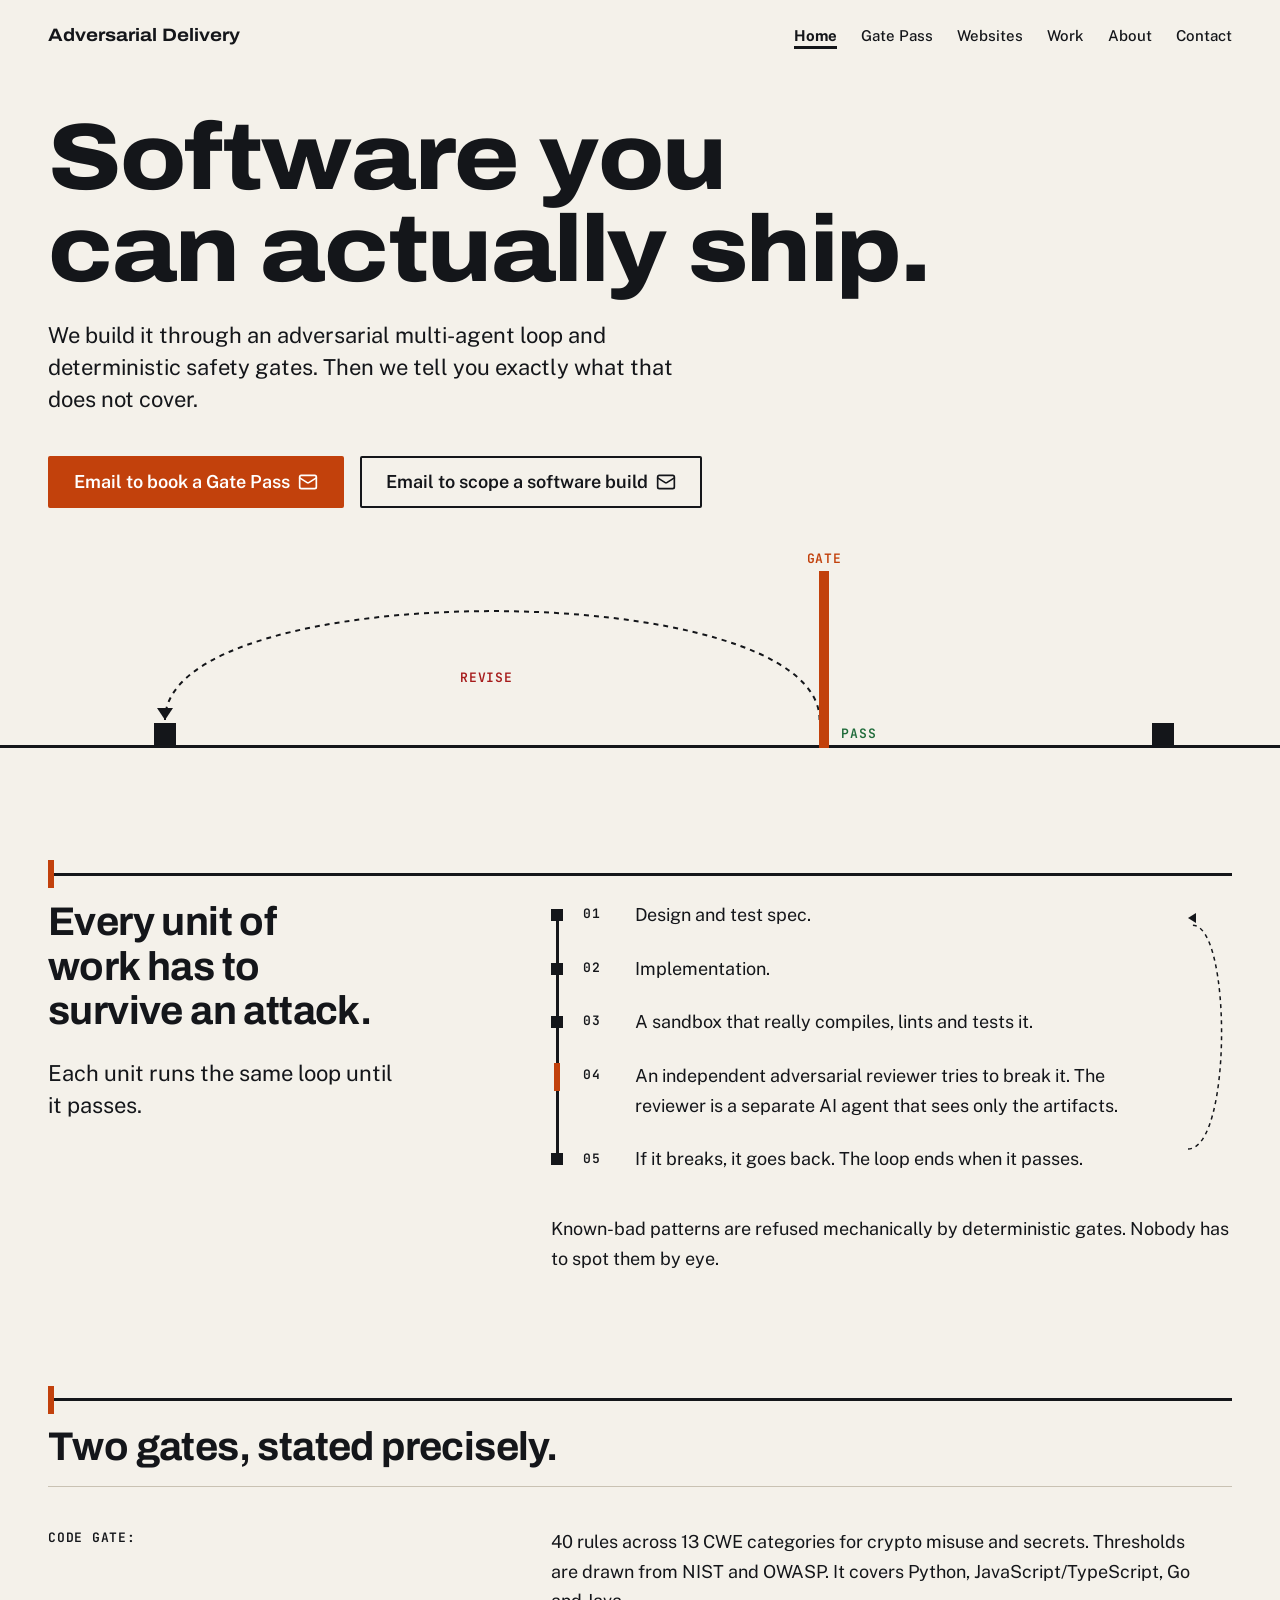
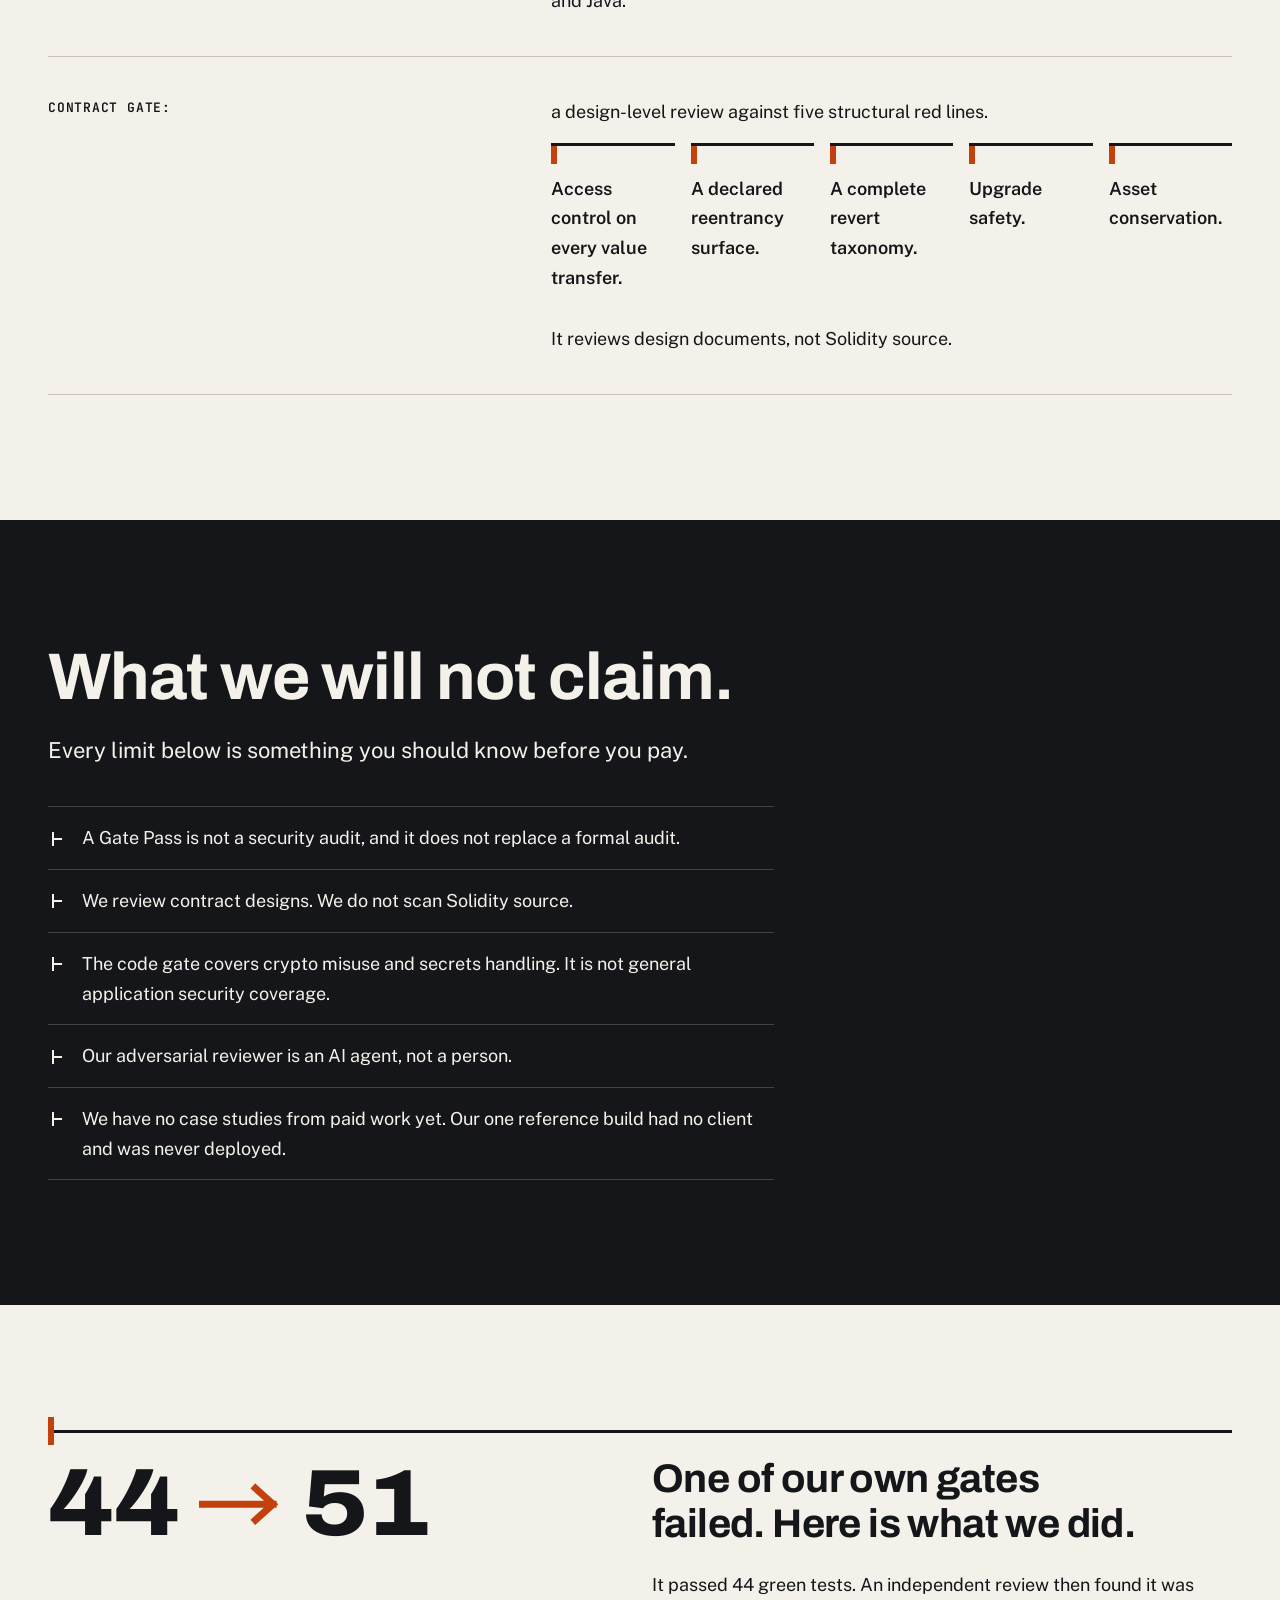
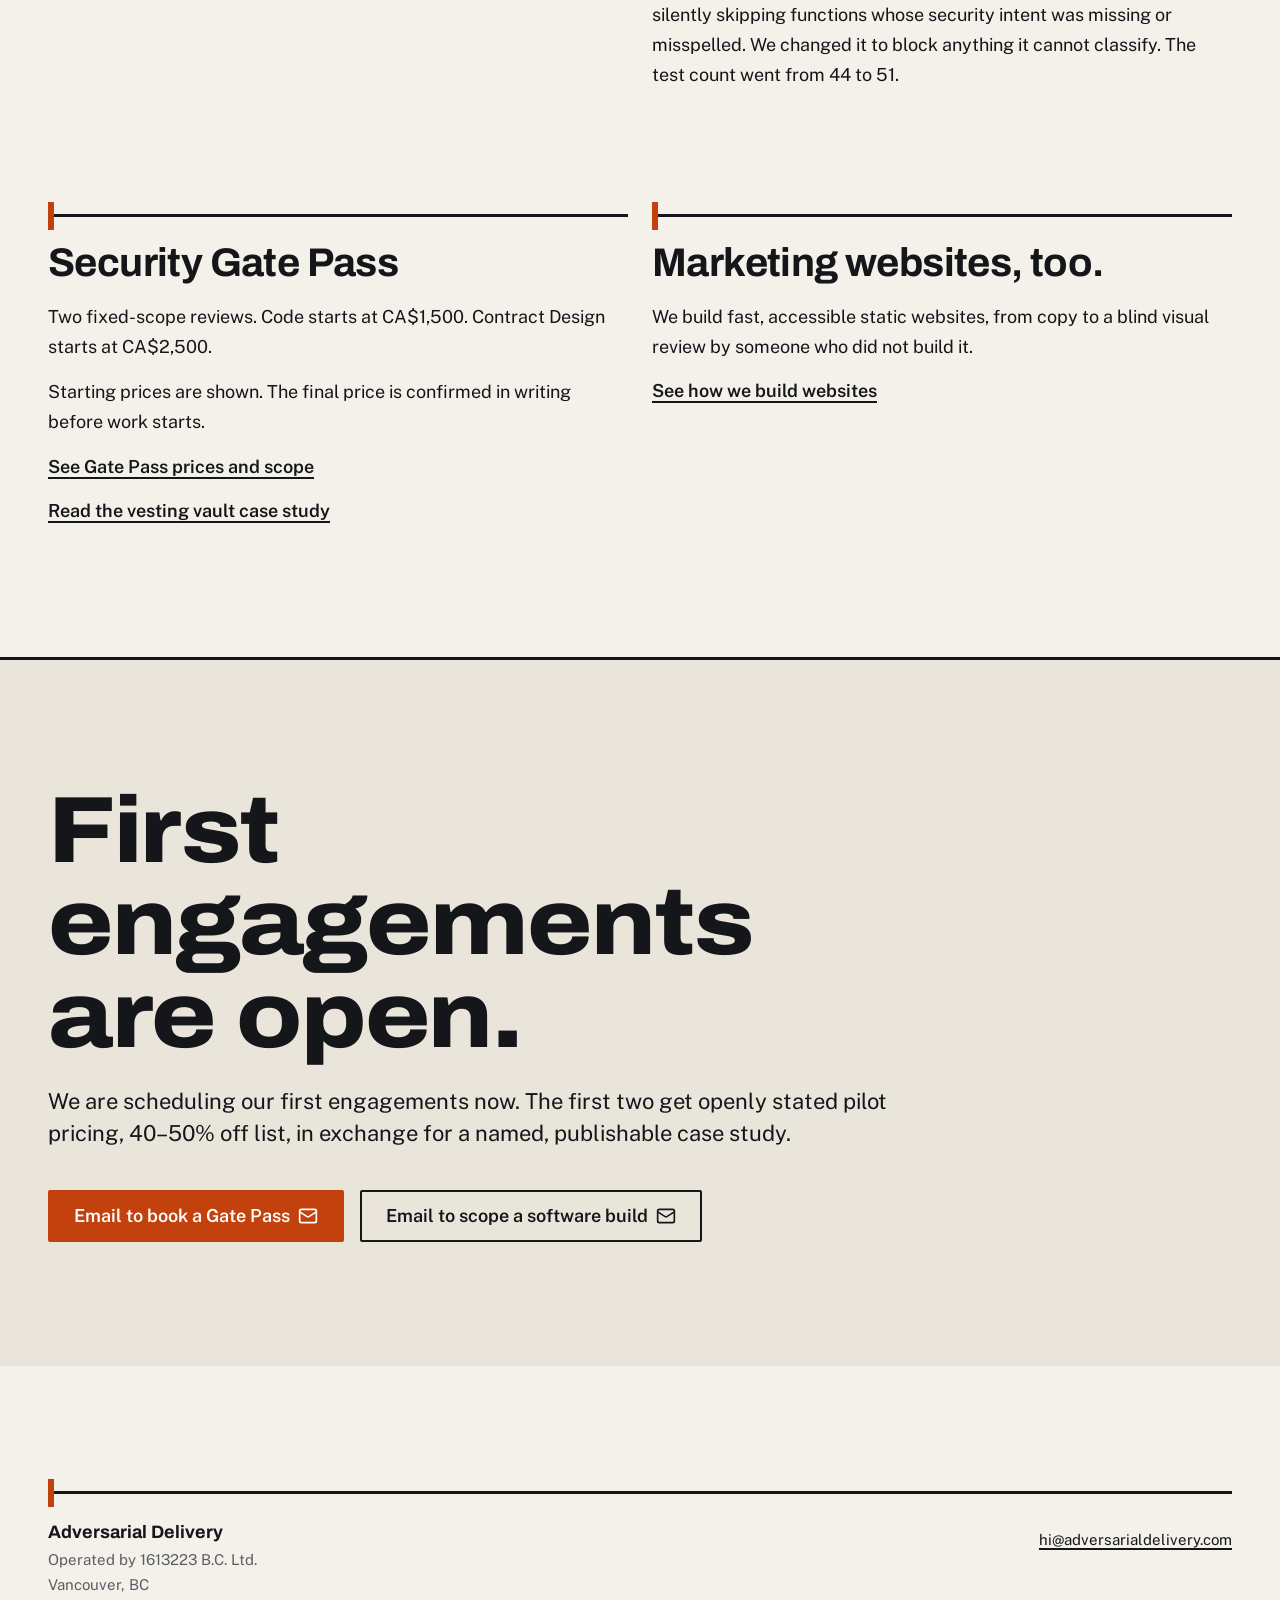
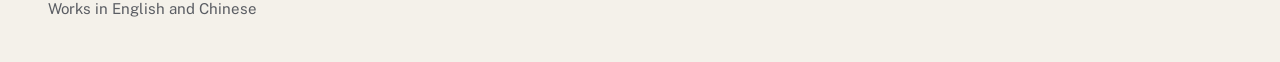
<file: index.html>
<!DOCTYPE html><html lang="en"><head><meta charset="utf-8"><meta name="viewport" content="width=device-width, initial-scale=1"><title>Adversarial Delivery | Software you can actually ship</title><meta name="description" content="Software built through an adversarial multi-agent loop and deterministic safety gates, with its limits stated in plain words. Based in Vancouver, BC."><link rel="canonical" href="https://adversarialdelivery.com/"><meta property="og:title" content="Adversarial Delivery | Software you can actually ship"><meta property="og:description" content="Software built through an adversarial multi-agent loop and deterministic safety gates, with its limits stated in plain words. Based in Vancouver, BC."><meta property="og:url" content="https://adversarialdelivery.com/"><meta property="og:type" content="website"><meta property="og:site_name" content="Adversarial Delivery"><link rel="icon" href="/favicon.svg" type="image/svg+xml"><script type="application/ld+json">{"@context":"https://schema.org","@type":"Organization","name":"Adversarial Delivery","url":"https://adversarialdelivery.com/","email":"hi@adversarialdelivery.com","address":{"@type":"PostalAddress","addressLocality":"Vancouver","addressRegion":"BC"}}</script><link rel="stylesheet" href="/_astro/Base.6c043e83.css"><link rel="stylesheet" href="/_astro/index.07c47fac.css"></head><body><header class="site-header" data-astro-cid-nen7h5rs><div class="wrap bar" data-astro-cid-nen7h5rs><a class="brand" href="/" data-astro-cid-nen7h5rs>Adversarial Delivery</a><nav aria-label="Main navigation" data-astro-cid-nen7h5rs><a class="nav-home" href="/" aria-current="page" data-astro-cid-nen7h5rs>Home</a><a href="/gate-pass/" data-astro-cid-nen7h5rs>Gate Pass</a><a href="/websites/" data-astro-cid-nen7h5rs>Websites</a><a href="/work/" data-astro-cid-nen7h5rs>Work</a><a href="/about/" data-astro-cid-nen7h5rs>About</a><a href="/contact/" data-astro-cid-nen7h5rs>Contact</a></nav></div></header><main data-astro-cid-lcdefpme><section class="wrap hero" data-astro-cid-lcdefpme><h1 data-astro-cid-lcdefpme>Software you can actually ship.</h1><p class="lede" data-astro-cid-lcdefpme>We build it through an adversarial multi-agent loop and deterministic safety gates. Then we tell you exactly what that does not cover.</p><div class="actions" data-astro-cid-lcdefpme><a class="btn btn-primary" href="mailto:hi@adversarialdelivery.com?subject=Security%20Gate%20Pass%20booking"><span>Email to book a <span class="nw">Gate Pass<svg class="btn-icon" xmlns="http://www.w3.org/2000/svg" width="20" height="20" viewBox="0 0 24 24" fill="none" stroke="currentColor" stroke-width="2" stroke-linecap="round" stroke-linejoin="round" aria-hidden="true" focusable="false"><path d="m22 7-8.991 5.727a2 2 0 0 1-2.009 0L2 7"></path><rect x="2" y="4" width="20" height="16" rx="2"></rect></svg></span></span></a><a class="btn btn-secondary" href="mailto:hi@adversarialdelivery.com?subject=Software%20build%3A%20scoping"><span>Email to scope a <span class="nw">software build<svg class="btn-icon" xmlns="http://www.w3.org/2000/svg" width="20" height="20" viewBox="0 0 24 24" fill="none" stroke="currentColor" stroke-width="2" stroke-linecap="round" stroke-linejoin="round" aria-hidden="true" focusable="false"><path d="m22 7-8.991 5.727a2 2 0 0 1-2.009 0L2 7"></path><rect x="2" y="4" width="20" height="16" rx="2"></rect></svg></span></span></a></div></section><div class="rail" aria-hidden="true" data-astro-cid-lcdefpme><svg class="rail-arc" viewBox="0 0 100 60" preserveAspectRatio="none" focusable="false" data-astro-cid-lcdefpme><path d="M100 60 C 100 -12 0 -12 0 60" data-astro-cid-lcdefpme></path></svg><span class="rail-head" data-astro-cid-lcdefpme></span><span class="rail-line" data-astro-cid-lcdefpme></span><span class="rail-gate" data-astro-cid-lcdefpme></span><span class="sq-ghost" data-astro-cid-lcdefpme></span><span class="sq sq-a" data-astro-cid-lcdefpme></span><span class="sq sq-b" data-astro-cid-lcdefpme></span><span class="mono-tag rl rl-revise" data-astro-cid-lcdefpme>REVISE</span><span class="mono-tag rl rl-gate" data-astro-cid-lcdefpme>gate</span><span class="mono-tag rl rl-pass" data-astro-cid-lcdefpme>PASS</span></div><section class="wrap gap-top" data-astro-cid-lcdefpme><div class="gate-top section grid two" data-astro-cid-lcdefpme><div class="c-left" data-astro-cid-lcdefpme><h2 data-astro-cid-lcdefpme>Every unit of work has to survive an attack.</h2><p class="lead" data-astro-cid-lcdefpme>Each unit runs the same loop until it passes.</p></div><div class="c-right" data-astro-cid-lcdefpme><div class="steps" data-astro-cid-lcdefpme><ol data-astro-cid-lcdefpme><li data-astro-cid-lcdefpme>Design and test spec.</li><li data-astro-cid-lcdefpme>Implementation.</li><li data-astro-cid-lcdefpme>A sandbox that really compiles, lints and tests it.</li><li data-astro-cid-lcdefpme>An independent adversarial reviewer tries to break it. The reviewer is a separate AI agent that sees only the artifacts.</li><li data-astro-cid-lcdefpme>If it breaks, it goes back. The loop ends when it passes.</li></ol><svg class="loop-arc" viewBox="0 0 40 100" preserveAspectRatio="none" focusable="false" data-astro-cid-lcdefpme><path d="M0 97 C 40 97 40 3 4 3" data-astro-cid-lcdefpme></path></svg><span class="loop-head" data-astro-cid-lcdefpme></span></div><p class="after" data-astro-cid-lcdefpme>Known-bad patterns are refused mechanically by deterministic gates. Nobody has to spot them by eye.</p></div></div></section><section class="wrap gap-top" data-astro-cid-lcdefpme><div class="gate-top section" data-astro-cid-lcdefpme><h2 data-astro-cid-lcdefpme>Two gates, stated precisely.</h2><div class="specs" data-astro-cid-lcdefpme><div class="gate-row" data-astro-cid-lcdefpme><span class="mono-tag" data-astro-cid-lcdefpme>Code gate:</span><div class="gbody" data-astro-cid-lcdefpme><p data-astro-cid-lcdefpme>40 rules across 13 CWE categories for crypto misuse and secrets. Thresholds are drawn from NIST and OWASP. It covers Python, JavaScript/TypeScript, Go and Java.</p></div></div><div class="gate-row" data-astro-cid-lcdefpme><span class="mono-tag" data-astro-cid-lcdefpme>Contract gate:</span><div class="gbody" data-astro-cid-lcdefpme><p class="r-before" data-astro-cid-lcdefpme>a design-level review against five structural red lines.</p><ul class="redlines" data-astro-cid-lcdefpme><li data-astro-cid-lcdefpme>Access control on every value transfer.</li><li data-astro-cid-lcdefpme>A declared reentrancy surface.</li><li data-astro-cid-lcdefpme>A complete revert taxonomy.</li><li data-astro-cid-lcdefpme>Upgrade safety.</li><li data-astro-cid-lcdefpme>Asset conservation.</li></ul><p class="r-after" data-astro-cid-lcdefpme>It reviews design documents, not Solidity source.</p></div></div></div></div></section><section class="band gap-top" data-astro-cid-lcdefpme><div class="wrap" data-astro-cid-lcdefpme><h2 data-astro-cid-lcdefpme>What we will not claim.</h2><p class="band-intro" data-astro-cid-lcdefpme>Every limit below is something you should know before you pay.</p><ul class="limits" data-astro-cid-lcdefpme><li data-astro-cid-lcdefpme><svg width="18" height="18" viewBox="0 0 18 18" fill="none" stroke="currentColor" stroke-width="2" aria-hidden="true" focusable="false" data-astro-cid-lcdefpme><path d="M5 2v14M5 9h9" data-astro-cid-lcdefpme></path></svg><span data-astro-cid-lcdefpme>A Gate Pass is not a security audit, and it does not replace a formal audit.</span></li><li data-astro-cid-lcdefpme><svg width="18" height="18" viewBox="0 0 18 18" fill="none" stroke="currentColor" stroke-width="2" aria-hidden="true" focusable="false" data-astro-cid-lcdefpme><path d="M5 2v14M5 9h9" data-astro-cid-lcdefpme></path></svg><span data-astro-cid-lcdefpme>We review contract designs. We do not scan Solidity source.</span></li><li data-astro-cid-lcdefpme><svg width="18" height="18" viewBox="0 0 18 18" fill="none" stroke="currentColor" stroke-width="2" aria-hidden="true" focusable="false" data-astro-cid-lcdefpme><path d="M5 2v14M5 9h9" data-astro-cid-lcdefpme></path></svg><span data-astro-cid-lcdefpme>The code gate covers crypto misuse and secrets handling. It is not general application security coverage.</span></li><li data-astro-cid-lcdefpme><svg width="18" height="18" viewBox="0 0 18 18" fill="none" stroke="currentColor" stroke-width="2" aria-hidden="true" focusable="false" data-astro-cid-lcdefpme><path d="M5 2v14M5 9h9" data-astro-cid-lcdefpme></path></svg><span data-astro-cid-lcdefpme>Our adversarial reviewer is an AI agent, not a person.</span></li><li data-astro-cid-lcdefpme><svg width="18" height="18" viewBox="0 0 18 18" fill="none" stroke="currentColor" stroke-width="2" aria-hidden="true" focusable="false" data-astro-cid-lcdefpme><path d="M5 2v14M5 9h9" data-astro-cid-lcdefpme></path></svg><span data-astro-cid-lcdefpme>We have no case studies from paid work yet. Our one reference build had no client and was never deployed.</span></li></ul></div></section><section class="wrap gap-top" data-astro-cid-lcdefpme><div class="gate-top section grid failed" data-astro-cid-lcdefpme><div class="fig" aria-hidden="true" data-astro-cid-lcdefpme><span data-astro-cid-lcdefpme>44</span><svg class="arrow" viewBox="0 0 48 24" fill="none" stroke="currentColor" stroke-width="4" stroke-linecap="square" data-astro-cid-lcdefpme><path d="M2 12H42M32 3l10 9-10 9" data-astro-cid-lcdefpme></path></svg><span data-astro-cid-lcdefpme>51</span></div><div class="fail-text" data-astro-cid-lcdefpme><h2 data-astro-cid-lcdefpme>One of our own gates failed. Here is what we did.</h2><p data-astro-cid-lcdefpme>It passed 44 green tests. An independent review then found it was silently skipping functions whose security intent was missing or misspelled. We changed it to block anything it cannot classify. The test count went from 44 to 51.</p></div></div></section><div class="wrap gap-top" data-astro-cid-lcdefpme><div class="grid pair" data-astro-cid-lcdefpme><section class="gate-top section pair-a stack" data-astro-cid-lcdefpme><h2 data-astro-cid-lcdefpme>Security Gate Pass</h2><p data-astro-cid-lcdefpme>Two fixed-scope reviews. Code starts at CA$1,500. Contract Design starts at CA$2,500.</p><p data-astro-cid-lcdefpme>Starting prices are shown. The final price is confirmed in writing before work starts.</p><p data-astro-cid-lcdefpme><a class="link-row" href="/gate-pass/" data-astro-cid-lcdefpme>See Gate Pass prices and scope</a></p><p data-astro-cid-lcdefpme><a class="link-row" href="/work/vesting-vault/" data-astro-cid-lcdefpme>Read the vesting vault case study</a></p></section><section class="gate-top section pair-b stack" data-astro-cid-lcdefpme><h2 data-astro-cid-lcdefpme>Marketing websites, too.</h2><p data-astro-cid-lcdefpme>We build fast, accessible static websites, from copy to a blind visual review by someone who did not build it.</p><p data-astro-cid-lcdefpme><a class="link-row" href="/websites/" data-astro-cid-lcdefpme>See how we build websites</a></p></section></div></div><section class="close gap-top" data-astro-cid-lcdefpme><div class="wrap" data-astro-cid-lcdefpme><h2 data-astro-cid-lcdefpme>First engagements are open.</h2><p class="open-text" data-astro-cid-lcdefpme>We are scheduling our first engagements now. The first two get openly stated pilot pricing, 40–50% off list, in exchange for a named, publishable case study.</p><div class="actions" data-astro-cid-lcdefpme><a class="btn btn-primary" href="mailto:hi@adversarialdelivery.com?subject=Security%20Gate%20Pass%20booking"><span>Email to book a <span class="nw">Gate Pass<svg class="btn-icon" xmlns="http://www.w3.org/2000/svg" width="20" height="20" viewBox="0 0 24 24" fill="none" stroke="currentColor" stroke-width="2" stroke-linecap="round" stroke-linejoin="round" aria-hidden="true" focusable="false"><path d="m22 7-8.991 5.727a2 2 0 0 1-2.009 0L2 7"></path><rect x="2" y="4" width="20" height="16" rx="2"></rect></svg></span></span></a><a class="btn btn-secondary" href="mailto:hi@adversarialdelivery.com?subject=Software%20build%3A%20scoping"><span>Email to scope a <span class="nw">software build<svg class="btn-icon" xmlns="http://www.w3.org/2000/svg" width="20" height="20" viewBox="0 0 24 24" fill="none" stroke="currentColor" stroke-width="2" stroke-linecap="round" stroke-linejoin="round" aria-hidden="true" focusable="false"><path d="m22 7-8.991 5.727a2 2 0 0 1-2.009 0L2 7"></path><rect x="2" y="4" width="20" height="16" rx="2"></rect></svg></span></span></a></div></div></section></main><footer class="site-footer" data-astro-cid-jo6i4kqk><div class="wrap" data-astro-cid-jo6i4kqk><div class="foot gate-top" data-astro-cid-jo6i4kqk><div data-astro-cid-jo6i4kqk><p class="name" data-astro-cid-jo6i4kqk>Adversarial Delivery</p><p class="line" data-astro-cid-jo6i4kqk>Operated by 1613223 B.C. Ltd.</p><p class="line" data-astro-cid-jo6i4kqk>Vancouver, BC</p><p class="line" data-astro-cid-jo6i4kqk>Works in English and Chinese</p></div><p data-astro-cid-jo6i4kqk><a href="mailto:hi@adversarialdelivery.com?subject=Enquiry%20from%20adversarialdelivery.com" data-astro-cid-jo6i4kqk>hi@adversarialdelivery.com</a></p></div></div></footer></body></html>
</file>
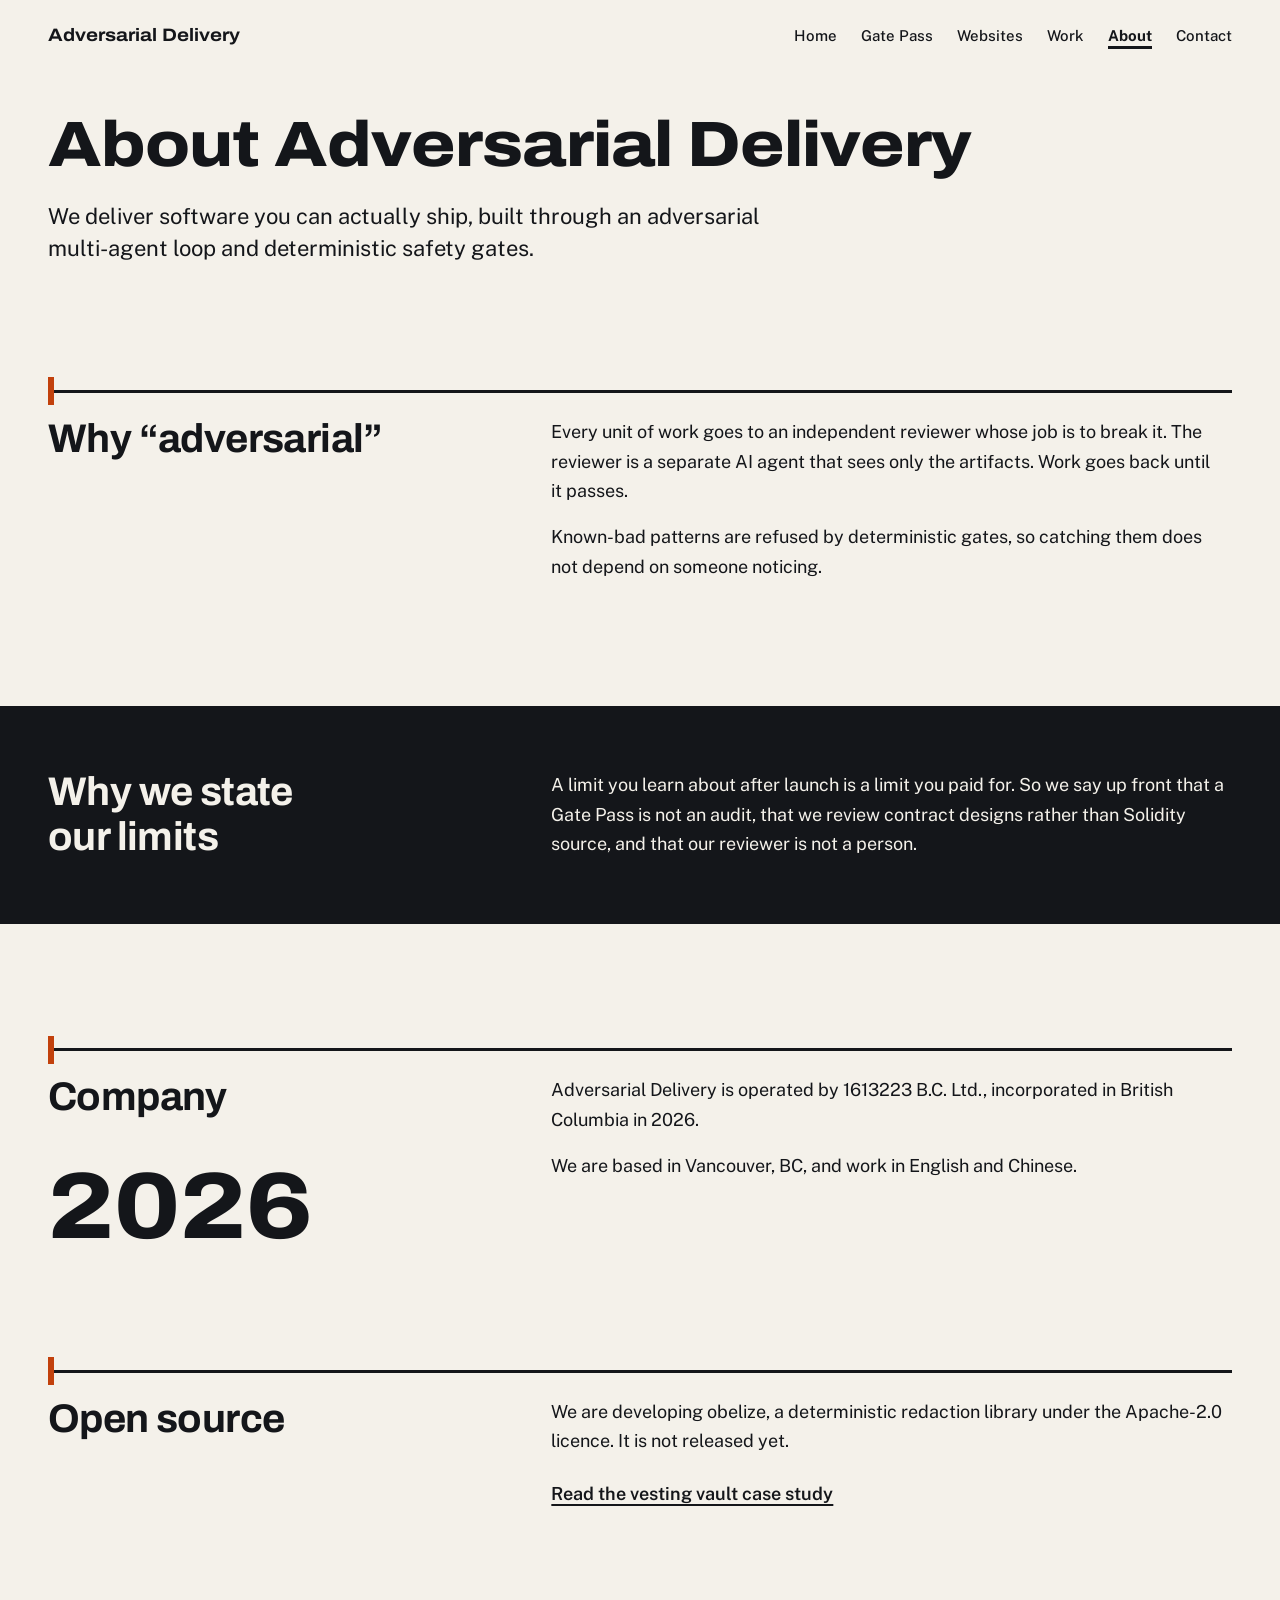
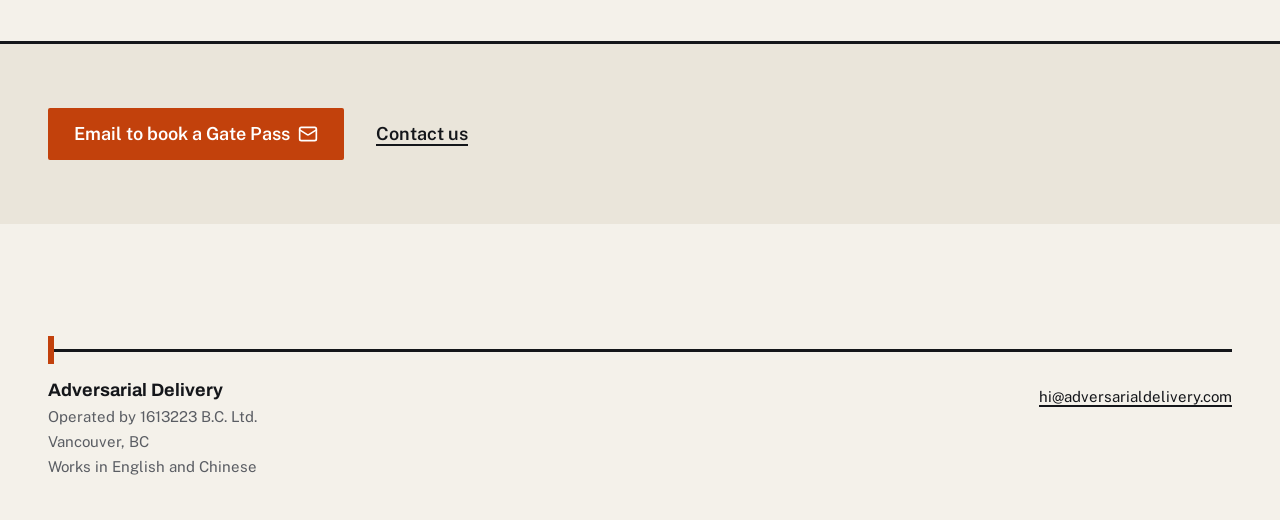
<file: about/index.html>
<!DOCTYPE html><html lang="en"><head><meta charset="utf-8"><meta name="viewport" content="width=device-width, initial-scale=1"><title>About Adversarial Delivery | Vancouver software studio</title><meta name="description" content="Adversarial Delivery is operated by 1613223 B.C. Ltd., incorporated in British Columbia in 2026, based in Vancouver, working in English and Chinese."><link rel="canonical" href="https://adversarialdelivery.com/about/"><meta property="og:title" content="About Adversarial Delivery | Vancouver software studio"><meta property="og:description" content="Adversarial Delivery is operated by 1613223 B.C. Ltd., incorporated in British Columbia in 2026, based in Vancouver, working in English and Chinese."><meta property="og:url" content="https://adversarialdelivery.com/about/"><meta property="og:type" content="website"><meta property="og:site_name" content="Adversarial Delivery"><link rel="icon" href="/favicon.svg" type="image/svg+xml"><link rel="stylesheet" href="/_astro/Base.6c043e83.css"></head><body><header class="site-header" data-astro-cid-nen7h5rs><div class="wrap bar" data-astro-cid-nen7h5rs><a class="brand" href="/" data-astro-cid-nen7h5rs>Adversarial Delivery</a><nav aria-label="Main navigation" data-astro-cid-nen7h5rs><a class="nav-home" href="/" data-astro-cid-nen7h5rs>Home</a><a href="/gate-pass/" data-astro-cid-nen7h5rs>Gate Pass</a><a href="/websites/" data-astro-cid-nen7h5rs>Websites</a><a href="/work/" data-astro-cid-nen7h5rs>Work</a><a href="/about/" aria-current="page" data-astro-cid-nen7h5rs>About</a><a href="/contact/" data-astro-cid-nen7h5rs>Contact</a></nav></div></header><main><section class="wrap page-head"><h1>About Adversarial Delivery</h1><p class="lede" style="hyphens: manual">We deliver software you can actually ship, built through an adversarial <span style="white-space: nowrap">multi-agent</span> loop and deterministic safety gates.</p></section><section class="wrap gap-top"><div class="gate-top section split"><h2>Why “adversarial”</h2><div class="stack"><p>Every unit of work goes to an independent reviewer whose job is to break it. The reviewer is a separate AI agent that sees only the artifacts. Work goes back until it passes.</p><p>Known-bad patterns are refused by deterministic gates, so catching them does not depend on someone noticing.</p></div></div></section><section class="band-dark gap-top"><div class="wrap split"><h2>Why we state our limits</h2><div class="stack"><p>A limit you learn about after launch is a limit you paid for. So we say up front that a Gate Pass is not an audit, that we review contract designs rather than Solidity source, and that our reviewer is not a person.</p></div></div></section><section class="wrap gap-top"><div class="gate-top section split"><h2>Company</h2><div class="stack span-2"><p>Adversarial Delivery is operated by 1613223 B.C. Ltd., incorporated in British Columbia in 2026.</p><p>We are based in Vancouver, BC, and work in English and Chinese.</p></div><span class="big-fig" aria-hidden="true">2026</span></div></section><section class="wrap gap-top"><div class="gate-top section split"><h2>Open source</h2><div class="stack"><p>We are developing obelize, a deterministic redaction library under the Apache-2.0 licence. It is not released yet.</p><p><a class="link-row" href="/work/vesting-vault/">Read the vesting vault case study</a></p></div></div></section><section class="band-surface page-close gap-top"><div class="wrap"><div class="actions"><a class="btn btn-primary" href="mailto:hi@adversarialdelivery.com?subject=Security%20Gate%20Pass%20booking"><span>Email to book a <span class="nw">Gate Pass<svg class="btn-icon" xmlns="http://www.w3.org/2000/svg" width="20" height="20" viewBox="0 0 24 24" fill="none" stroke="currentColor" stroke-width="2" stroke-linecap="round" stroke-linejoin="round" aria-hidden="true" focusable="false"><path d="m22 7-8.991 5.727a2 2 0 0 1-2.009 0L2 7"></path><rect x="2" y="4" width="20" height="16" rx="2"></rect></svg></span></span></a><a class="link-row" href="/contact/">Contact us</a></div></div></section></main><footer class="site-footer" data-astro-cid-jo6i4kqk><div class="wrap" data-astro-cid-jo6i4kqk><div class="foot gate-top" data-astro-cid-jo6i4kqk><div data-astro-cid-jo6i4kqk><p class="name" data-astro-cid-jo6i4kqk>Adversarial Delivery</p><p class="line" data-astro-cid-jo6i4kqk>Operated by 1613223 B.C. Ltd.</p><p class="line" data-astro-cid-jo6i4kqk>Vancouver, BC</p><p class="line" data-astro-cid-jo6i4kqk>Works in English and Chinese</p></div><p data-astro-cid-jo6i4kqk><a href="mailto:hi@adversarialdelivery.com?subject=Enquiry%20from%20adversarialdelivery.com" data-astro-cid-jo6i4kqk>hi@adversarialdelivery.com</a></p></div></div></footer></body></html>
</file>
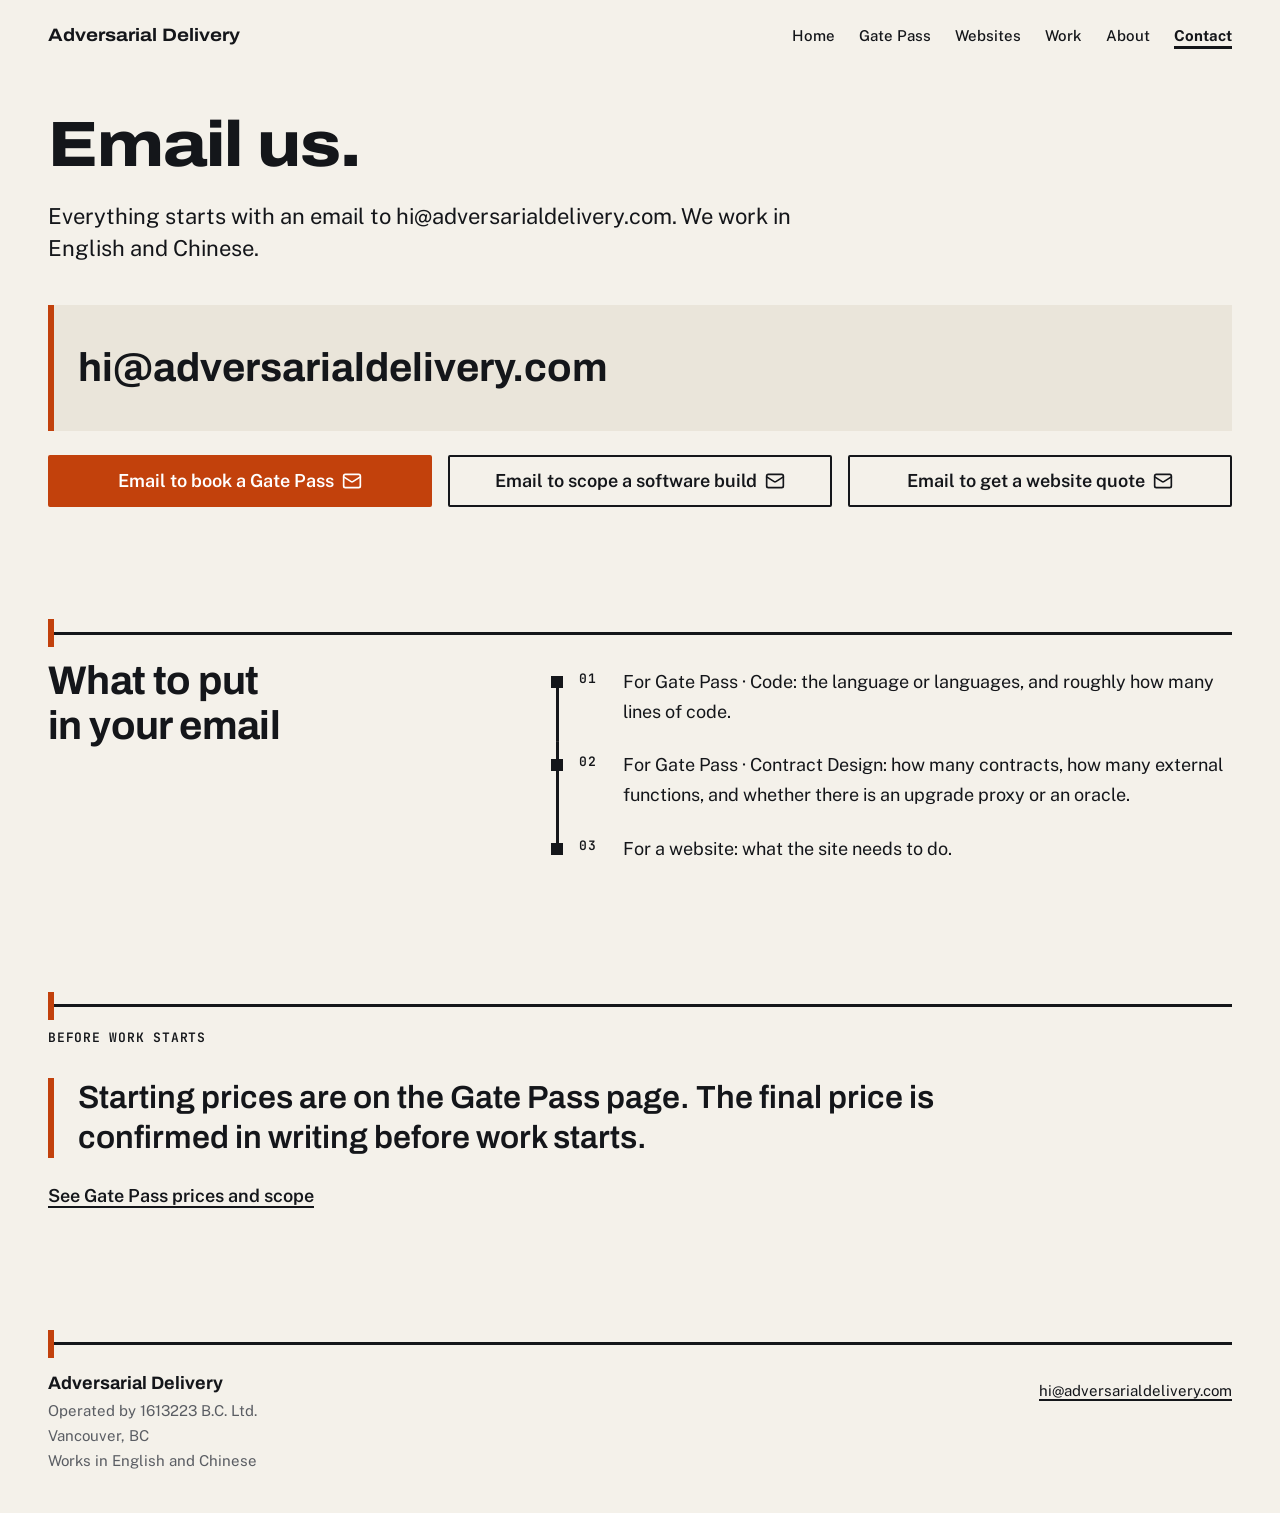
<file: contact/index.html>
<!DOCTYPE html><html lang="en"><head><meta charset="utf-8"><meta name="viewport" content="width=device-width, initial-scale=1"><title>Contact Adversarial Delivery | Email to book or get a quote</title><meta name="description" content="Email hi@adversarialdelivery.com to book a Security Gate Pass, scope a software build or get a website quote. Based in Vancouver, BC."><link rel="canonical" href="https://adversarialdelivery.com/contact/"><meta property="og:title" content="Contact Adversarial Delivery | Email to book or get a quote"><meta property="og:description" content="Email hi@adversarialdelivery.com to book a Security Gate Pass, scope a software build or get a website quote. Based in Vancouver, BC."><meta property="og:url" content="https://adversarialdelivery.com/contact/"><meta property="og:type" content="website"><meta property="og:site_name" content="Adversarial Delivery"><link rel="icon" href="/favicon.svg" type="image/svg+xml"><link rel="stylesheet" href="/_astro/Base.6c043e83.css"></head><body><header class="site-header" data-astro-cid-nen7h5rs><div class="wrap bar" data-astro-cid-nen7h5rs><a class="brand" href="/" data-astro-cid-nen7h5rs>Adversarial Delivery</a><nav aria-label="Main navigation" data-astro-cid-nen7h5rs><a class="nav-home" href="/" data-astro-cid-nen7h5rs>Home</a><a href="/gate-pass/" data-astro-cid-nen7h5rs>Gate Pass</a><a href="/websites/" data-astro-cid-nen7h5rs>Websites</a><a href="/work/" data-astro-cid-nen7h5rs>Work</a><a href="/about/" data-astro-cid-nen7h5rs>About</a><a href="/contact/" aria-current="page" data-astro-cid-nen7h5rs>Contact</a></nav></div></header><main><section class="wrap page-head"><h1>Email us.</h1><p class="lede">Everything starts with an email to hi@adversarialdelivery.com. We work in English and Chinese.</p><p class="email-block">hi@adversarialdelivery.com</p><div class="actions stacked-actions"><a class="btn btn-primary" href="mailto:hi@adversarialdelivery.com?subject=Security%20Gate%20Pass%20booking"><span>Email to book a <span class="nw">Gate Pass<svg class="btn-icon" xmlns="http://www.w3.org/2000/svg" width="20" height="20" viewBox="0 0 24 24" fill="none" stroke="currentColor" stroke-width="2" stroke-linecap="round" stroke-linejoin="round" aria-hidden="true" focusable="false"><path d="m22 7-8.991 5.727a2 2 0 0 1-2.009 0L2 7"></path><rect x="2" y="4" width="20" height="16" rx="2"></rect></svg></span></span></a><a class="btn btn-secondary" href="mailto:hi@adversarialdelivery.com?subject=Software%20build%3A%20scoping"><span>Email to scope a <span class="nw">software build<svg class="btn-icon" xmlns="http://www.w3.org/2000/svg" width="20" height="20" viewBox="0 0 24 24" fill="none" stroke="currentColor" stroke-width="2" stroke-linecap="round" stroke-linejoin="round" aria-hidden="true" focusable="false"><path d="m22 7-8.991 5.727a2 2 0 0 1-2.009 0L2 7"></path><rect x="2" y="4" width="20" height="16" rx="2"></rect></svg></span></span></a><a class="btn btn-secondary" href="mailto:hi@adversarialdelivery.com?subject=Website%20project%3A%20quote%20request"><span>Email to get a <span class="nw">website quote<svg class="btn-icon" xmlns="http://www.w3.org/2000/svg" width="20" height="20" viewBox="0 0 24 24" fill="none" stroke="currentColor" stroke-width="2" stroke-linecap="round" stroke-linejoin="round" aria-hidden="true" focusable="false"><path d="m22 7-8.991 5.727a2 2 0 0 1-2.009 0L2 7"></path><rect x="2" y="4" width="20" height="16" rx="2"></rect></svg></span></span></a></div></section><section class="wrap gap-top"><div class="gate-top section split"><h2>What to put in your email</h2><ul class="track-rows"><li>For Gate Pass · Code: the language or languages, and roughly how many lines of code.</li><li>For Gate Pass · Contract Design: how many contracts, how many external functions, and whether there is an upgrade proxy or an oracle.</li><li>For a website: what the site needs to do.</li></ul></div></section><section class="wrap gap-top"><div class="gate-top section close-note"><h2 class="mono-tag">Before work starts</h2><p class="note-text">Starting prices are on the Gate Pass page. The final price is confirmed in writing before work starts.</p><p><a class="link-row" href="/gate-pass/">See Gate Pass prices and scope</a></p></div></section></main><footer class="site-footer" data-astro-cid-jo6i4kqk><div class="wrap" data-astro-cid-jo6i4kqk><div class="foot gate-top" data-astro-cid-jo6i4kqk><div data-astro-cid-jo6i4kqk><p class="name" data-astro-cid-jo6i4kqk>Adversarial Delivery</p><p class="line" data-astro-cid-jo6i4kqk>Operated by 1613223 B.C. Ltd.</p><p class="line" data-astro-cid-jo6i4kqk>Vancouver, BC</p><p class="line" data-astro-cid-jo6i4kqk>Works in English and Chinese</p></div><p data-astro-cid-jo6i4kqk><a href="mailto:hi@adversarialdelivery.com?subject=Enquiry%20from%20adversarialdelivery.com" data-astro-cid-jo6i4kqk>hi@adversarialdelivery.com</a></p></div></div></footer></body></html>
</file>
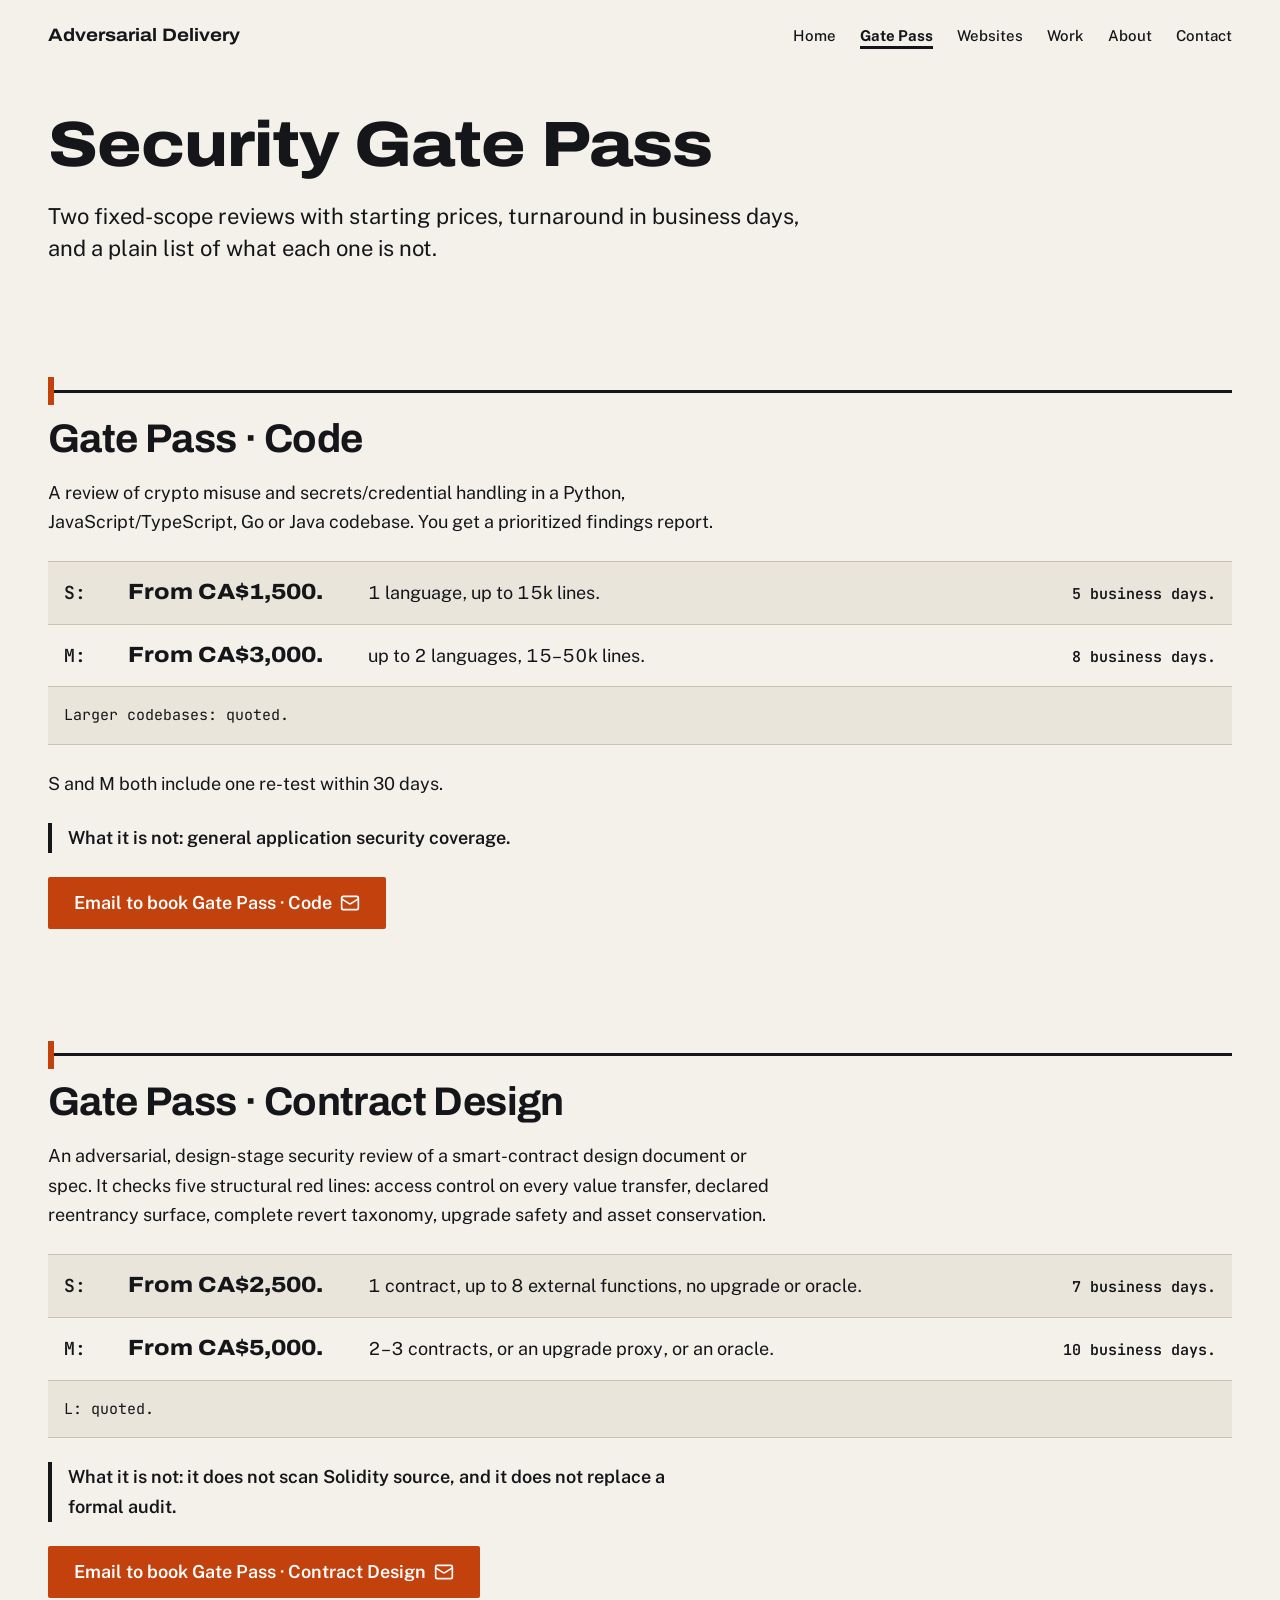
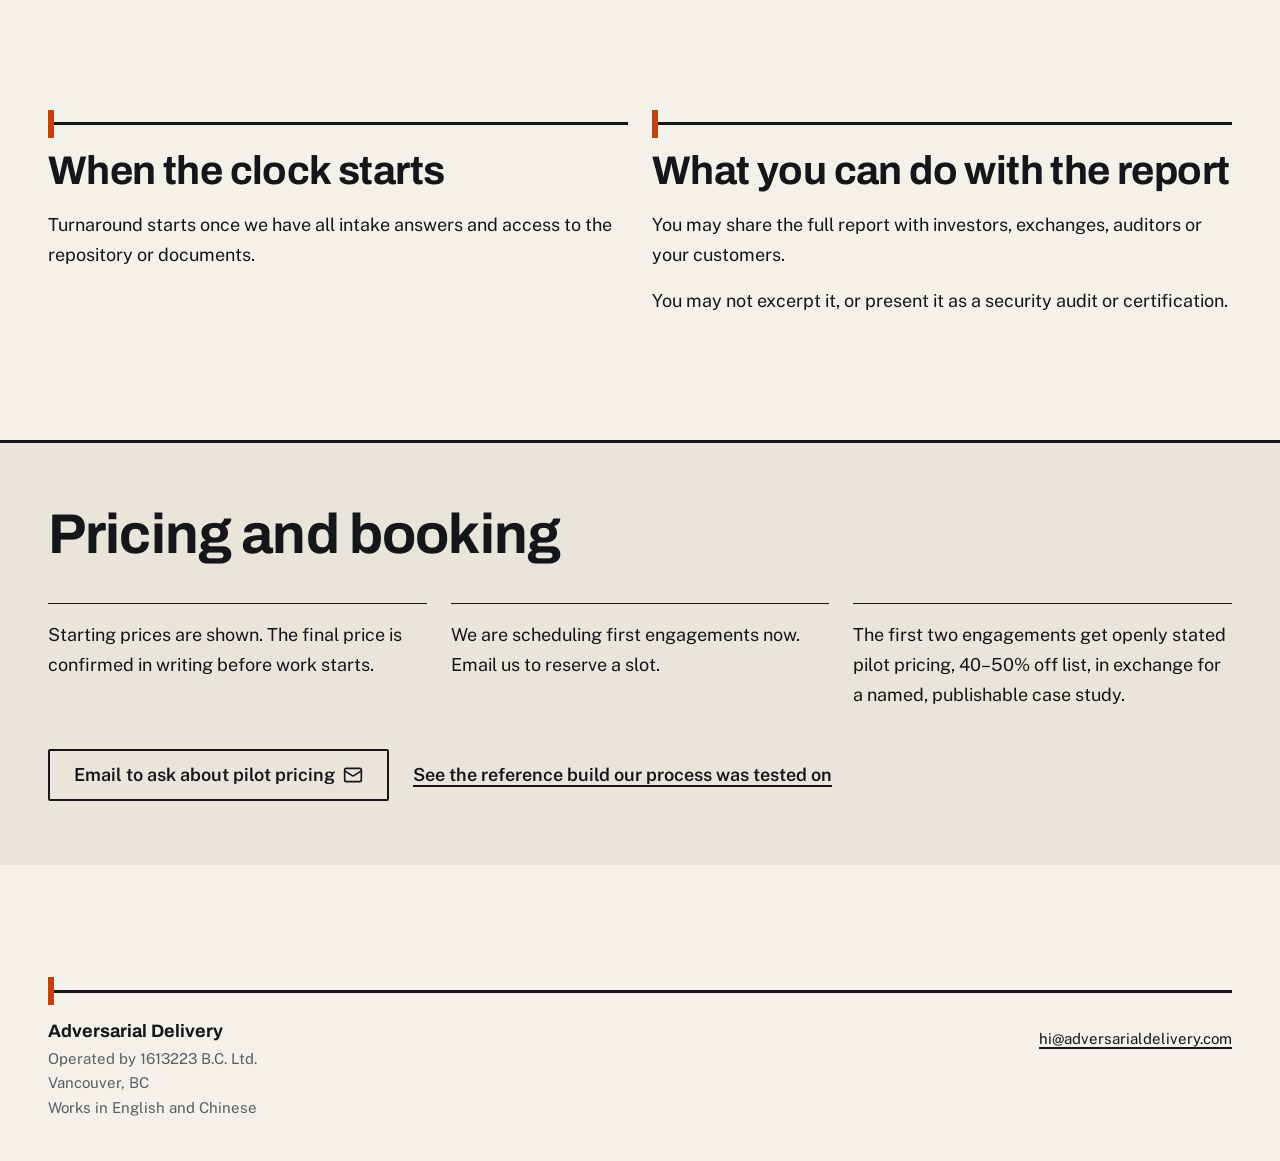
<file: gate-pass/index.html>
<!DOCTYPE html><html lang="en"><head><meta charset="utf-8"><meta name="viewport" content="width=device-width, initial-scale=1"><title>Security Gate Pass: Code and Contract Design reviews | Adversarial Delivery</title><meta name="description" content="Fixed-scope security reviews with starting prices from CA$1,500 and stated turnaround. What each review covers, and what it does not."><link rel="canonical" href="https://adversarialdelivery.com/gate-pass/"><meta property="og:title" content="Security Gate Pass: Code and Contract Design reviews | Adversarial Delivery"><meta property="og:description" content="Fixed-scope security reviews with starting prices from CA$1,500 and stated turnaround. What each review covers, and what it does not."><meta property="og:url" content="https://adversarialdelivery.com/gate-pass/"><meta property="og:type" content="website"><meta property="og:site_name" content="Adversarial Delivery"><link rel="icon" href="/favicon.svg" type="image/svg+xml"><link rel="stylesheet" href="/_astro/Base.6c043e83.css"></head><body><header class="site-header" data-astro-cid-nen7h5rs><div class="wrap bar" data-astro-cid-nen7h5rs><a class="brand" href="/" data-astro-cid-nen7h5rs>Adversarial Delivery</a><nav aria-label="Main navigation" data-astro-cid-nen7h5rs><a class="nav-home" href="/" data-astro-cid-nen7h5rs>Home</a><a href="/gate-pass/" aria-current="page" data-astro-cid-nen7h5rs>Gate Pass</a><a href="/websites/" data-astro-cid-nen7h5rs>Websites</a><a href="/work/" data-astro-cid-nen7h5rs>Work</a><a href="/about/" data-astro-cid-nen7h5rs>About</a><a href="/contact/" data-astro-cid-nen7h5rs>Contact</a></nav></div></header><main><section class="wrap page-head"><h1>Security Gate Pass</h1><p class="lede">Two fixed-scope reviews with starting prices, turnaround in business days, and a plain list of what each one is not.</p></section><section class="wrap gap-top"><div class="gate-top section"><h2>Gate Pass · Code</h2><p class="prose">A review of crypto misuse and secrets/credential handling in a Python, JavaScript/TypeScript, Go or Java codebase. You get a prioritized findings report.</p><ul class="spec-rows"><li class="spec-row"><span class="tier">S:</span><span class="price">From CA$1,500.</span><span class="range">1 language, up to 15k lines.</span><span class="days">5 business days.</span></li><li class="spec-row"><span class="tier">M:</span><span class="price">From CA$3,000.</span><span class="range">up to 2 languages, 15–50k lines.</span><span class="days">8 business days.</span></li><li class="spec-row spec-note">Larger codebases: quoted.</li></ul><p class="prose after-rows">S and M both include one re-test within 30 days.</p><p class="not-line">What it is not: general application security coverage.</p><div class="actions row-actions"><a class="btn btn-primary" href="mailto:hi@adversarialdelivery.com?subject=Security%20Gate%20Pass%20%C2%B7%20Code%20booking"><span>Email to book <span class="nw">Gate Pass · Code<svg class="btn-icon" xmlns="http://www.w3.org/2000/svg" width="20" height="20" viewBox="0 0 24 24" fill="none" stroke="currentColor" stroke-width="2" stroke-linecap="round" stroke-linejoin="round" aria-hidden="true" focusable="false"><path d="m22 7-8.991 5.727a2 2 0 0 1-2.009 0L2 7"></path><rect x="2" y="4" width="20" height="16" rx="2"></rect></svg></span></span></a></div></div></section><section class="wrap gap-top"><div class="gate-top section"><h2>Gate Pass · Contract Design</h2><p class="prose">An adversarial, design-stage security review of a smart-contract design document or spec. It checks five structural red lines: access control on every value transfer, declared reentrancy surface, complete revert taxonomy, upgrade safety and asset conservation.</p><ul class="spec-rows"><li class="spec-row"><span class="tier">S:</span><span class="price">From CA$2,500.</span><span class="range">1 contract, up to 8 external functions, no upgrade or oracle.</span><span class="days">7 business days.</span></li><li class="spec-row"><span class="tier">M:</span><span class="price">From CA$5,000.</span><span class="range">2–3 contracts, or an upgrade proxy, or an oracle.</span><span class="days">10 business days.</span></li><li class="spec-row spec-note">L: quoted.</li></ul><p class="not-line">What it is not: it does not scan Solidity source, and it does not replace a formal audit.</p><div class="actions row-actions"><a class="btn btn-primary" href="mailto:hi@adversarialdelivery.com?subject=Security%20Gate%20Pass%20%C2%B7%20Contract%20Design%20booking"><span>Email to book <span class="nw">Gate Pass · Contract Design<svg class="btn-icon" xmlns="http://www.w3.org/2000/svg" width="20" height="20" viewBox="0 0 24 24" fill="none" stroke="currentColor" stroke-width="2" stroke-linecap="round" stroke-linejoin="round" aria-hidden="true" focusable="false"><path d="m22 7-8.991 5.727a2 2 0 0 1-2.009 0L2 7"></path><rect x="2" y="4" width="20" height="16" rx="2"></rect></svg></span></span></a></div></div></section><div class="wrap gap-top"><div class="grid duo"><section class="gate-top section duo-a stack"><h2>When the clock starts</h2><p>Turnaround starts once we have all intake answers and access to the repository or documents.</p></section><section class="gate-top section duo-b stack"><h2>What you can do with the report</h2><p>You may share the full report with investors, exchanges, auditors or your customers.</p><p>You may not excerpt it, or present it as a security audit or certification.</p></section></div></div><section class="band-surface gap-top"><div class="wrap close-wide"><h2>Pricing and booking</h2><div class="close-cols"><p>Starting prices are shown. The final price is confirmed in writing before work starts.</p><p>We are scheduling first engagements now. Email us to reserve a slot.</p><p>The first two engagements get openly stated pilot pricing, 40–50% off list, in exchange for a named, publishable case study.</p></div><div class="close-foot"><div class="actions"><a class="btn btn-secondary" href="mailto:hi@adversarialdelivery.com?subject=Gate%20Pass%20pilot%20pricing%3A%20named%20case%20study"><span>Email to ask about <span class="nw">pilot pricing<svg class="btn-icon" xmlns="http://www.w3.org/2000/svg" width="20" height="20" viewBox="0 0 24 24" fill="none" stroke="currentColor" stroke-width="2" stroke-linecap="round" stroke-linejoin="round" aria-hidden="true" focusable="false"><path d="m22 7-8.991 5.727a2 2 0 0 1-2.009 0L2 7"></path><rect x="2" y="4" width="20" height="16" rx="2"></rect></svg></span></span></a></div><p><a class="link-row" href="/work/vesting-vault/">See the reference build our process was tested on</a></p></div></div></section></main><footer class="site-footer" data-astro-cid-jo6i4kqk><div class="wrap" data-astro-cid-jo6i4kqk><div class="foot gate-top" data-astro-cid-jo6i4kqk><div data-astro-cid-jo6i4kqk><p class="name" data-astro-cid-jo6i4kqk>Adversarial Delivery</p><p class="line" data-astro-cid-jo6i4kqk>Operated by 1613223 B.C. Ltd.</p><p class="line" data-astro-cid-jo6i4kqk>Vancouver, BC</p><p class="line" data-astro-cid-jo6i4kqk>Works in English and Chinese</p></div><p data-astro-cid-jo6i4kqk><a href="mailto:hi@adversarialdelivery.com?subject=Enquiry%20from%20adversarialdelivery.com" data-astro-cid-jo6i4kqk>hi@adversarialdelivery.com</a></p></div></div></footer></body></html>
</file>
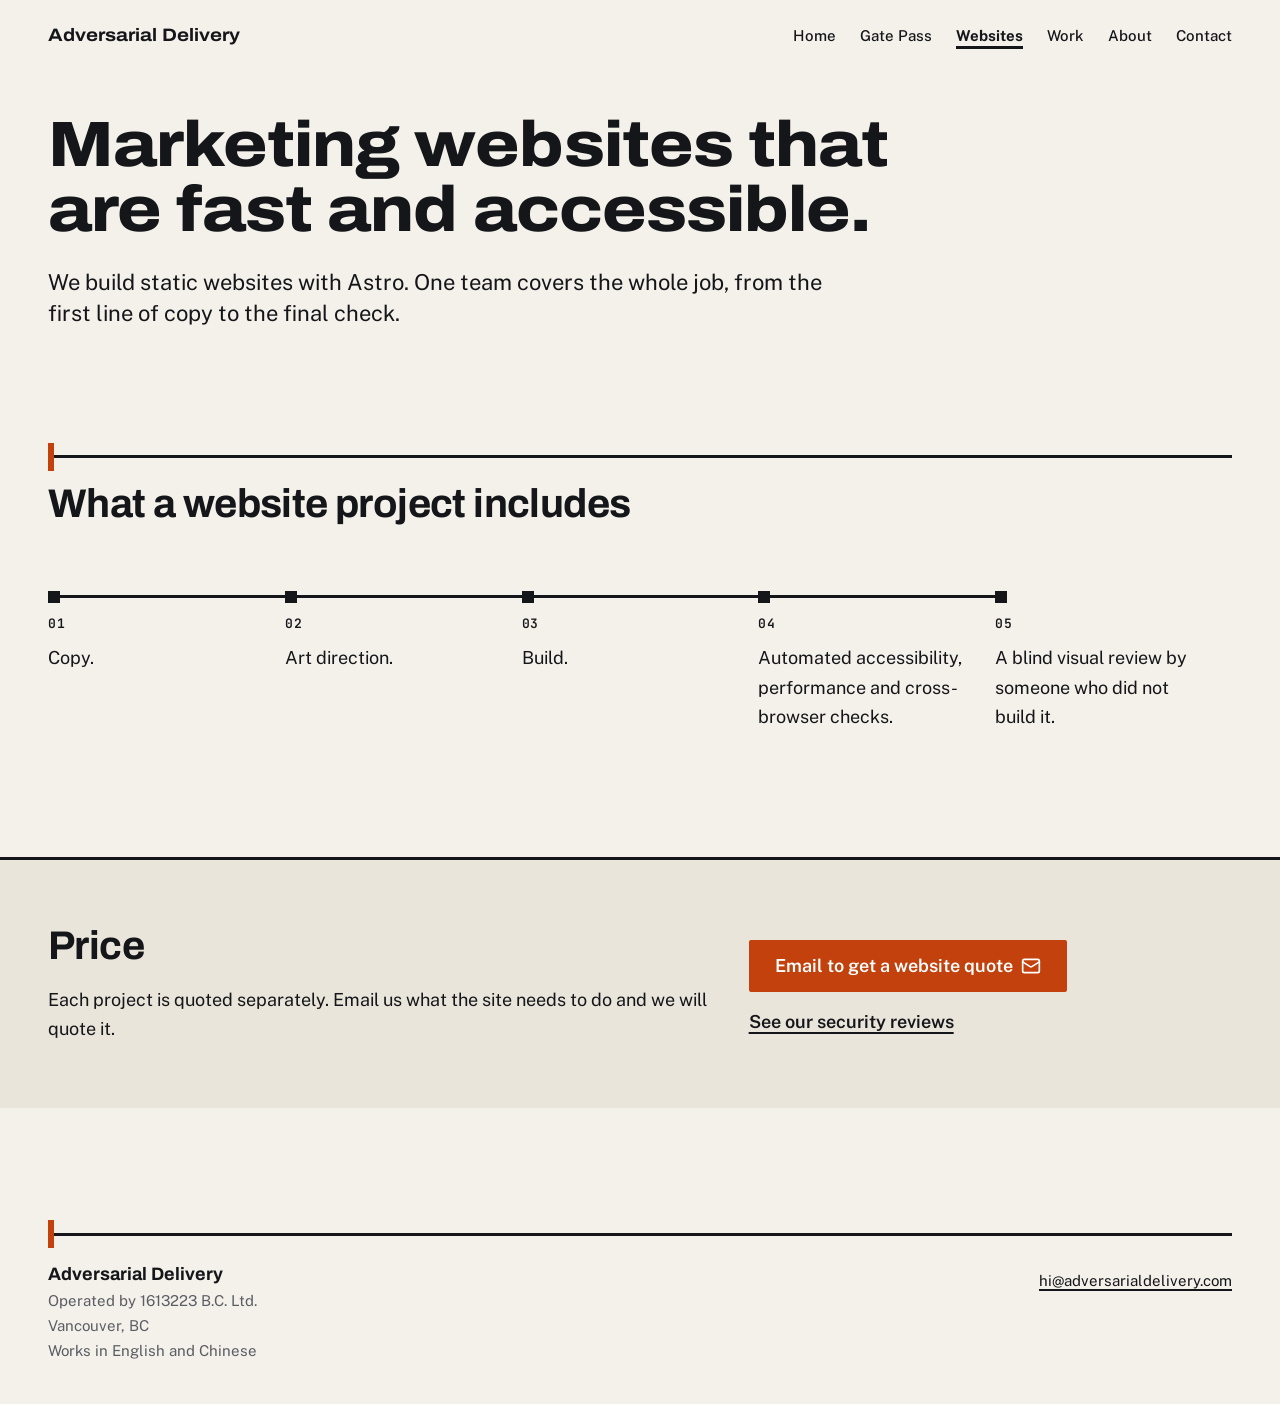
<file: websites/index.html>
<!DOCTYPE html><html lang="en"><head><meta charset="utf-8"><meta name="viewport" content="width=device-width, initial-scale=1"><title>Fast, accessible marketing websites | Adversarial Delivery</title><meta name="description" content="Static Astro marketing websites with copy, art direction, automated accessibility, performance and cross-browser checks, and a blind visual review. Quoted per project."><link rel="canonical" href="https://adversarialdelivery.com/websites/"><meta property="og:title" content="Fast, accessible marketing websites | Adversarial Delivery"><meta property="og:description" content="Static Astro marketing websites with copy, art direction, automated accessibility, performance and cross-browser checks, and a blind visual review. Quoted per project."><meta property="og:url" content="https://adversarialdelivery.com/websites/"><meta property="og:type" content="website"><meta property="og:site_name" content="Adversarial Delivery"><link rel="icon" href="/favicon.svg" type="image/svg+xml"><link rel="stylesheet" href="/_astro/Base.6c043e83.css"></head><body><header class="site-header" data-astro-cid-nen7h5rs><div class="wrap bar" data-astro-cid-nen7h5rs><a class="brand" href="/" data-astro-cid-nen7h5rs>Adversarial Delivery</a><nav aria-label="Main navigation" data-astro-cid-nen7h5rs><a class="nav-home" href="/" data-astro-cid-nen7h5rs>Home</a><a href="/gate-pass/" data-astro-cid-nen7h5rs>Gate Pass</a><a href="/websites/" aria-current="page" data-astro-cid-nen7h5rs>Websites</a><a href="/work/" data-astro-cid-nen7h5rs>Work</a><a href="/about/" data-astro-cid-nen7h5rs>About</a><a href="/contact/" data-astro-cid-nen7h5rs>Contact</a></nav></div></header><main><section class="wrap page-head"><h1>Marketing websites that are fast and accessible.</h1><p class="lede">We build static websites with Astro. One team covers the whole job, from the first line of copy to the final check.</p></section><section class="wrap gap-top"><div class="gate-top section split split-top"><h2>What a website project includes</h2><ul class="track-rows track-h"><li>Copy.</li><li>Art direction.</li><li>Build.</li><li>Automated accessibility, performance and cross-browser checks.</li><li>A blind visual review by someone who did not build it.</li></ul></div></section><section class="band-surface gap-top"><div class="wrap close-strip"><div class="close-strip-text"><h2>Price</h2><p>Each project is quoted separately. Email us what the site needs to do and we will quote it.</p></div><div class="close-strip-act"><div class="actions"><a class="btn btn-primary" href="mailto:hi@adversarialdelivery.com?subject=Website%20project%3A%20quote%20request"><span>Email to get a <span class="nw">website quote<svg class="btn-icon" xmlns="http://www.w3.org/2000/svg" width="20" height="20" viewBox="0 0 24 24" fill="none" stroke="currentColor" stroke-width="2" stroke-linecap="round" stroke-linejoin="round" aria-hidden="true" focusable="false"><path d="m22 7-8.991 5.727a2 2 0 0 1-2.009 0L2 7"></path><rect x="2" y="4" width="20" height="16" rx="2"></rect></svg></span></span></a></div><p><a class="link-row" href="/gate-pass/">See our security reviews</a></p></div></div></section></main><footer class="site-footer" data-astro-cid-jo6i4kqk><div class="wrap" data-astro-cid-jo6i4kqk><div class="foot gate-top" data-astro-cid-jo6i4kqk><div data-astro-cid-jo6i4kqk><p class="name" data-astro-cid-jo6i4kqk>Adversarial Delivery</p><p class="line" data-astro-cid-jo6i4kqk>Operated by 1613223 B.C. Ltd.</p><p class="line" data-astro-cid-jo6i4kqk>Vancouver, BC</p><p class="line" data-astro-cid-jo6i4kqk>Works in English and Chinese</p></div><p data-astro-cid-jo6i4kqk><a href="mailto:hi@adversarialdelivery.com?subject=Enquiry%20from%20adversarialdelivery.com" data-astro-cid-jo6i4kqk>hi@adversarialdelivery.com</a></p></div></div></footer></body></html>
</file>
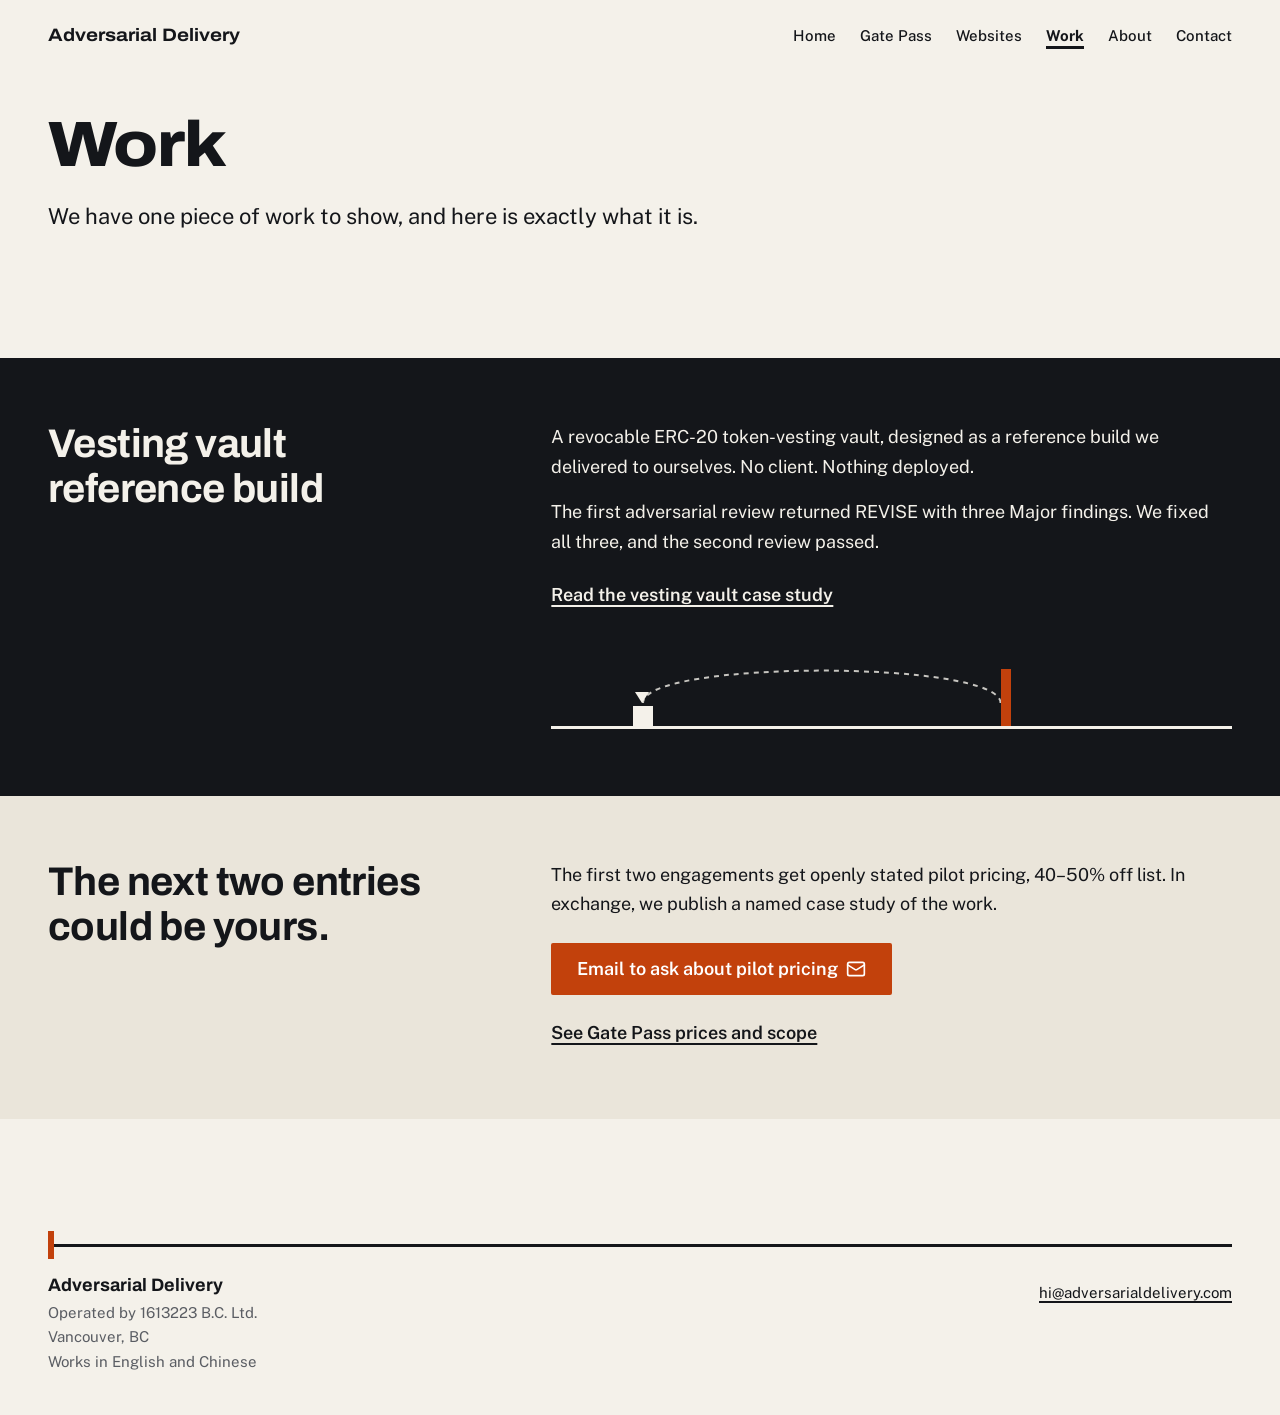
<file: work/index.html>
<!DOCTYPE html><html lang="en"><head><meta charset="utf-8"><meta name="viewport" content="width=device-width, initial-scale=1"><title>Work: one reference build, stated honestly | Adversarial Delivery</title><meta name="description" content="Our portfolio today is one self-delivered reference build: a token-vesting vault with no client and no deployment. Pilot pricing is open for two named case studies."><link rel="canonical" href="https://adversarialdelivery.com/work/"><meta property="og:title" content="Work: one reference build, stated honestly | Adversarial Delivery"><meta property="og:description" content="Our portfolio today is one self-delivered reference build: a token-vesting vault with no client and no deployment. Pilot pricing is open for two named case studies."><meta property="og:url" content="https://adversarialdelivery.com/work/"><meta property="og:type" content="website"><meta property="og:site_name" content="Adversarial Delivery"><link rel="icon" href="/favicon.svg" type="image/svg+xml"><link rel="stylesheet" href="/_astro/Base.6c043e83.css"></head><body><header class="site-header" data-astro-cid-nen7h5rs><div class="wrap bar" data-astro-cid-nen7h5rs><a class="brand" href="/" data-astro-cid-nen7h5rs>Adversarial Delivery</a><nav aria-label="Main navigation" data-astro-cid-nen7h5rs><a class="nav-home" href="/" data-astro-cid-nen7h5rs>Home</a><a href="/gate-pass/" data-astro-cid-nen7h5rs>Gate Pass</a><a href="/websites/" data-astro-cid-nen7h5rs>Websites</a><a href="/work/" aria-current="page" data-astro-cid-nen7h5rs>Work</a><a href="/about/" data-astro-cid-nen7h5rs>About</a><a href="/contact/" data-astro-cid-nen7h5rs>Contact</a></nav></div></header><main><section class="wrap page-head"><h1>Work</h1><p class="lede">We have one piece of work to show, and here is exactly what it is.</p></section><section class="band-dark gap-top"><div class="wrap split"><h2>Vesting vault reference build</h2><div class="stack"><p>A revocable ERC-20 token-vesting vault, designed as a reference build we delivered to ourselves. No client. Nothing deployed.</p><p>The first adversarial review returned REVISE with three Major findings. We fixed all three, and the second review passed.</p><p><a class="link-row" href="/work/vesting-vault/">Read the vesting vault case study</a></p></div><div class="mini-rail" aria-hidden="true"><svg class="arc" viewBox="0 0 100 60" preserveAspectRatio="none" focusable="false"><path d="M100 60 C 100 -12 0 -12 0 60"></path></svg><span class="head"></span><span class="sq sq-solid"></span><span class="gate"></span><span class="line"></span></div></div></section><section class="band-surface"><div class="wrap split"><h2>The next two entries could be yours.</h2><div class="stack"><p>The first two engagements get openly stated pilot pricing, 40–50% off list. In exchange, we publish a named case study of the work.</p><div class="actions row-actions"><a class="btn btn-primary" href="mailto:hi@adversarialdelivery.com?subject=Gate%20Pass%20pilot%20pricing%3A%20named%20case%20study"><span>Email to ask about <span class="nw">pilot pricing<svg class="btn-icon" xmlns="http://www.w3.org/2000/svg" width="20" height="20" viewBox="0 0 24 24" fill="none" stroke="currentColor" stroke-width="2" stroke-linecap="round" stroke-linejoin="round" aria-hidden="true" focusable="false"><path d="m22 7-8.991 5.727a2 2 0 0 1-2.009 0L2 7"></path><rect x="2" y="4" width="20" height="16" rx="2"></rect></svg></span></span></a></div><p><a class="link-row" href="/gate-pass/">See Gate Pass prices and scope</a></p></div></div></section></main><footer class="site-footer" data-astro-cid-jo6i4kqk><div class="wrap" data-astro-cid-jo6i4kqk><div class="foot gate-top" data-astro-cid-jo6i4kqk><div data-astro-cid-jo6i4kqk><p class="name" data-astro-cid-jo6i4kqk>Adversarial Delivery</p><p class="line" data-astro-cid-jo6i4kqk>Operated by 1613223 B.C. Ltd.</p><p class="line" data-astro-cid-jo6i4kqk>Vancouver, BC</p><p class="line" data-astro-cid-jo6i4kqk>Works in English and Chinese</p></div><p data-astro-cid-jo6i4kqk><a href="mailto:hi@adversarialdelivery.com?subject=Enquiry%20from%20adversarialdelivery.com" data-astro-cid-jo6i4kqk>hi@adversarialdelivery.com</a></p></div></div></footer></body></html>
</file>
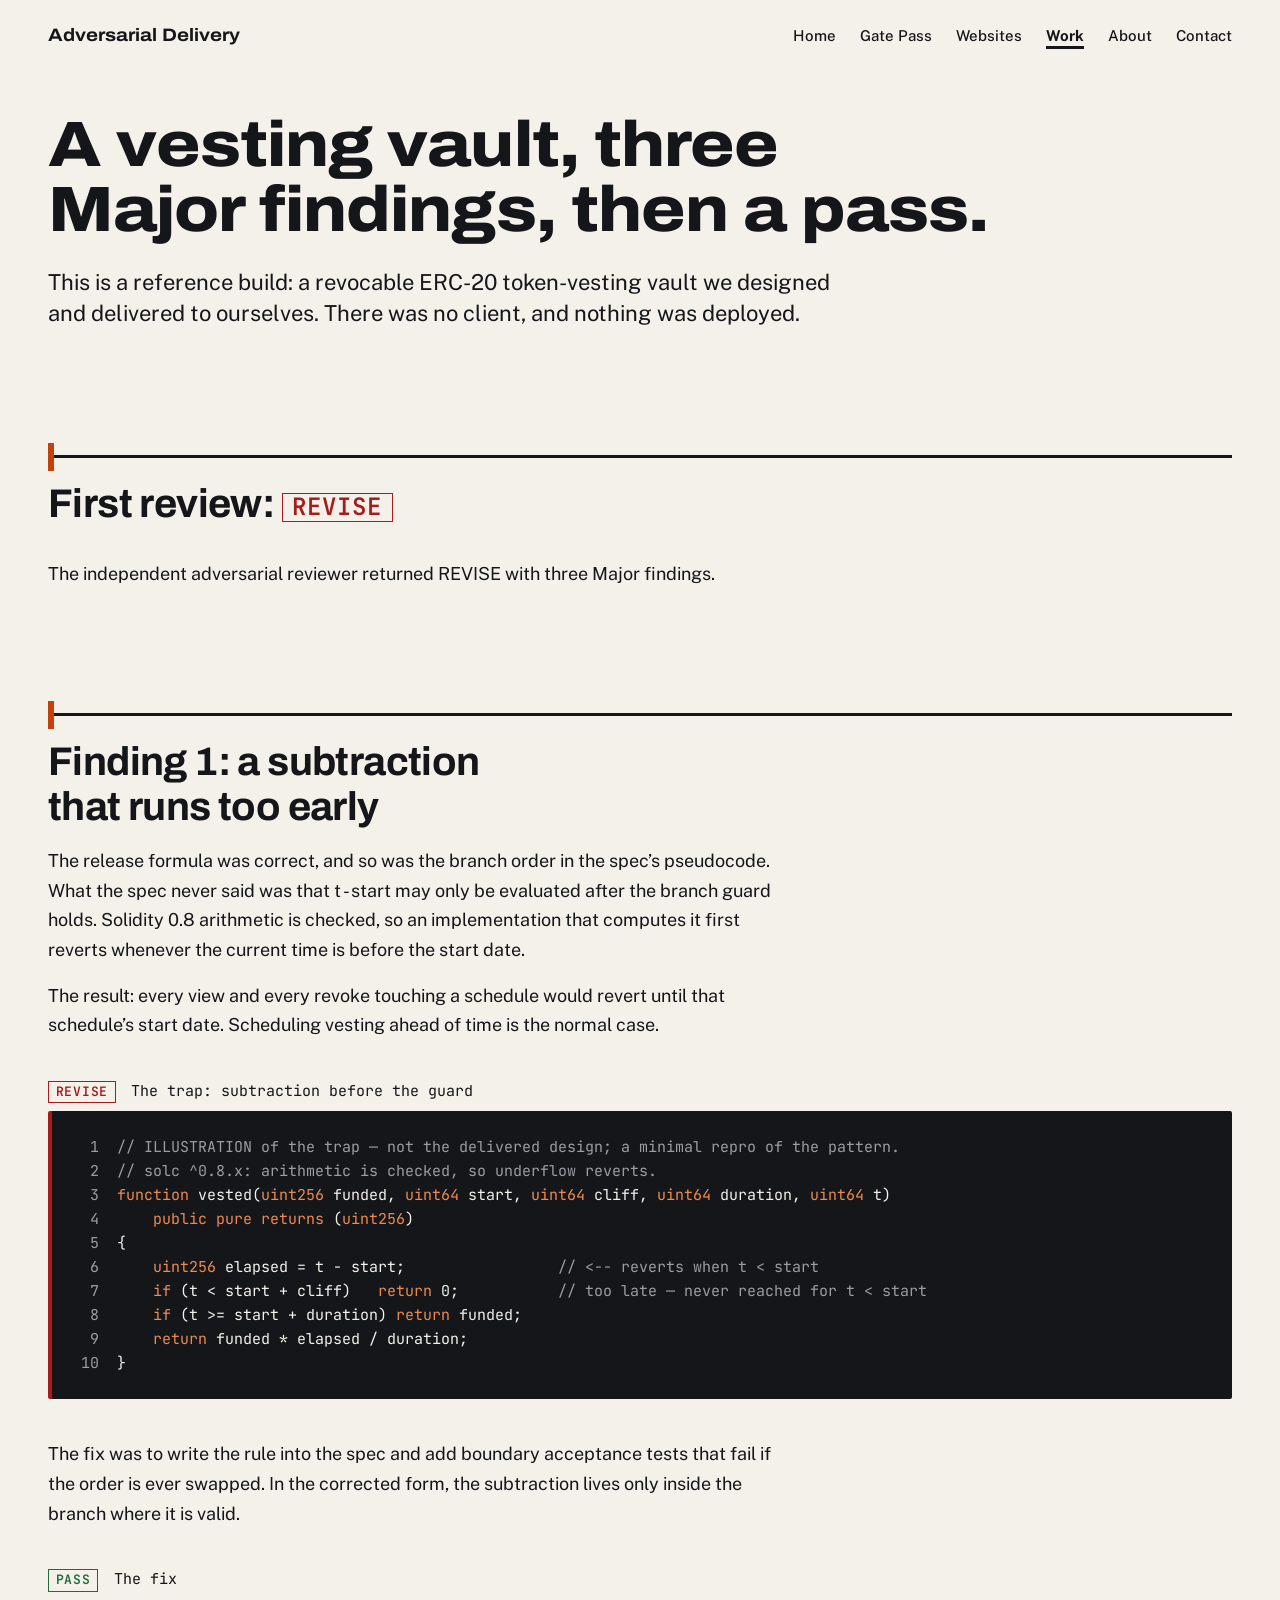
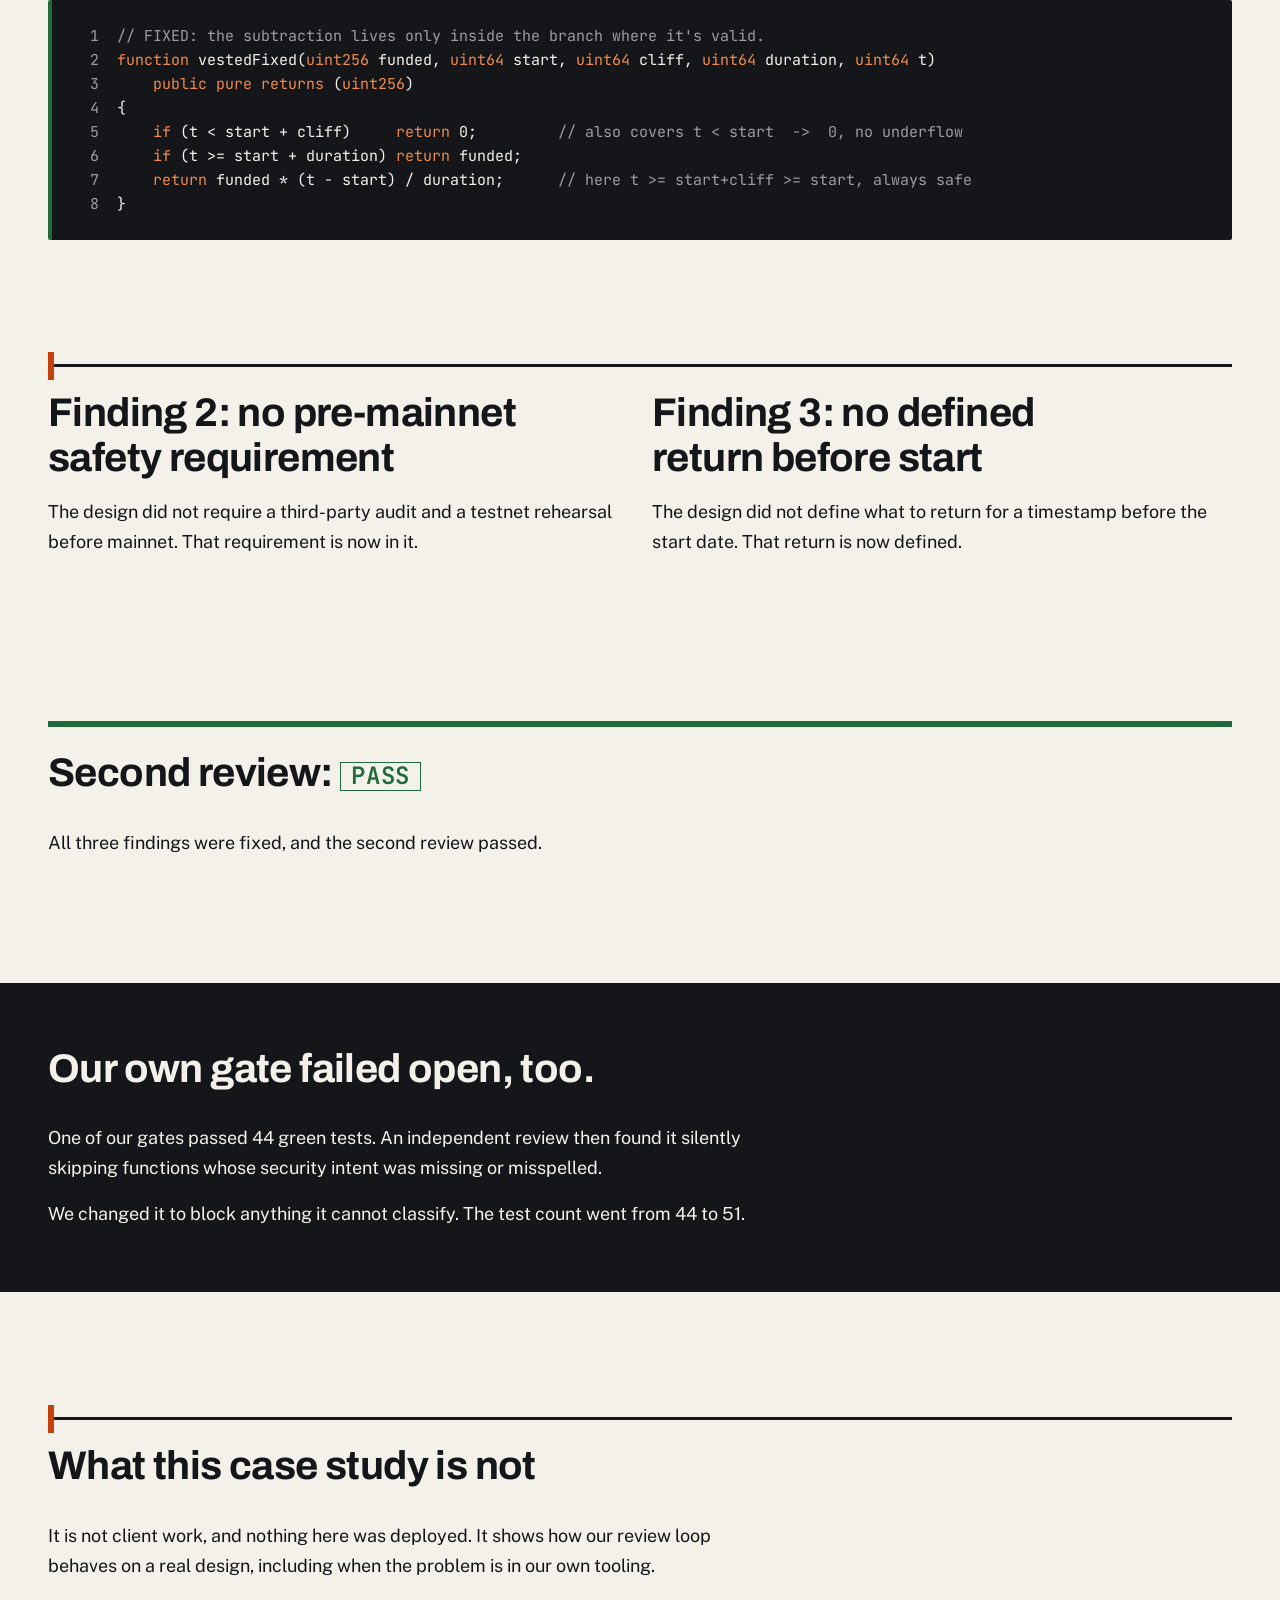
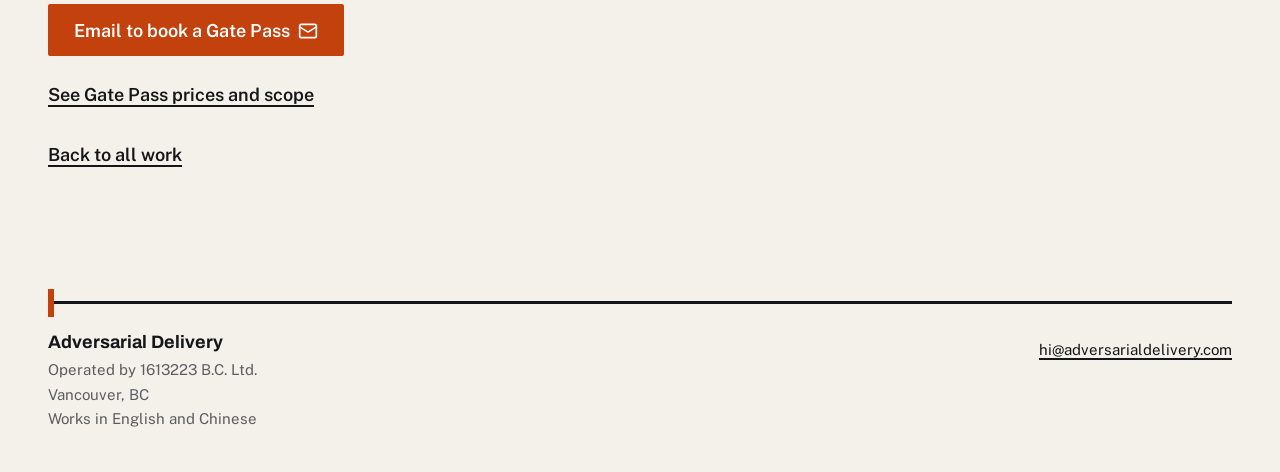
<file: work/vesting-vault/index.html>
<!DOCTYPE html><html lang="en"><head><meta charset="utf-8"><meta name="viewport" content="width=device-width, initial-scale=1"><title>Case study: a vesting vault, three Major findings, then PASS | Adversarial Delivery</title><meta name="description" content="How our adversarial review caught a subtraction underflow in a token-vesting vault design, and how one of our own gates failed open and was fixed."><link rel="canonical" href="https://adversarialdelivery.com/work/vesting-vault/"><meta property="og:title" content="Case study: a vesting vault, three Major findings, then PASS | Adversarial Delivery"><meta property="og:description" content="How our adversarial review caught a subtraction underflow in a token-vesting vault design, and how one of our own gates failed open and was fixed."><meta property="og:url" content="https://adversarialdelivery.com/work/vesting-vault/"><meta property="og:type" content="website"><meta property="og:site_name" content="Adversarial Delivery"><link rel="icon" href="/favicon.svg" type="image/svg+xml"><link rel="stylesheet" href="/_astro/Base.6c043e83.css"><style>.code[data-astro-cid-c6nuo4je]{margin:0}figcaption[data-astro-cid-c6nuo4je]{font-family:var(--font-mono);font-size:var(--text-sm);margin-bottom:var(--space-1);line-height:1.55}.tag[data-astro-cid-c6nuo4je]{font-weight:600;font-size:var(--text-xs);letter-spacing:.06em;border:1.5px solid;margin-right:.5em;padding:0 .5em;display:inline-block}.tag-trap[data-astro-cid-c6nuo4je]{color:var(--color-error)}.tag-fix[data-astro-cid-c6nuo4je]{color:var(--color-pass)}pre[data-astro-cid-c6nuo4je]{padding:var(--space-3);background:var(--color-code-bg);color:var(--color-code-text);border-radius:var(--radius);border-left:4px solid var(--color-error);font-family:var(--font-mono);font-size:var(--text-code);counter-reset:ln;tab-size:4;margin:0;line-height:1.6;overflow-x:scroll}.code-fix[data-astro-cid-c6nuo4je] pre[data-astro-cid-c6nuo4je]{border-left-color:var(--color-pass)}code[data-astro-cid-c6nuo4je]{width:max-content;min-width:100%;font-family:inherit;display:block}.ln[data-astro-cid-c6nuo4je]{white-space:pre;counter-increment:ln;display:block}.ln[data-astro-cid-c6nuo4je]:before{content:counter(ln);text-align:right;width:2.5ch;color:var(--color-code-comment);user-select:none;margin-right:2ch;display:inline-block}.kw[data-astro-cid-c6nuo4je]{color:var(--color-code-keyword)}.cm[data-astro-cid-c6nuo4je]{color:var(--color-code-comment)}.nb[data-astro-cid-c6nuo4je]{white-space:nowrap}@media (width<=759px){pre[data-astro-cid-c6nuo4je]{padding:var(--space-2);font-size:var(--text-code-compact);overflow-x:auto}code[data-astro-cid-c6nuo4je]{width:auto}.ln[data-astro-cid-c6nuo4je]{white-space:pre-wrap;overflow-wrap:anywhere;text-wrap:pretty;padding-left:calc(6.5ch + var(--ind,0) * 1ch);text-indent:calc(-1 * (6.5ch + var(--ind,0) * 1ch))}.ln[data-astro-cid-c6nuo4je]:has(>.cm:only-child){text-wrap:balance}.ln[data-astro-cid-c6nuo4je].has-cm{text-indent:0;grid-template-columns:4.5ch minmax(0,1fr);padding-left:0;display:grid}.ln[data-astro-cid-c6nuo4je].has-cm:before{grid-area:2/1;width:2.5ch;margin-right:0}.ln[data-astro-cid-c6nuo4je].has-cm .src[data-astro-cid-c6nuo4je]{white-space:pre-wrap;overflow-wrap:anywhere;padding-left:calc(var(--ind,0) * 1ch + 2ch);text-indent:calc(-1 * (var(--ind,0) * 1ch + 2ch));grid-area:2/2}.ln[data-astro-cid-c6nuo4je].has-cm .cm[data-astro-cid-c6nuo4je]{padding-left:calc(var(--ind,0) * 1ch);text-wrap:balance;white-space:pre-wrap;overflow-wrap:break-word;grid-area:1/2}}pre[data-astro-cid-c6nuo4je]:focus-visible{outline-color:var(--color-text)}.pair[data-astro-cid-iivd5kzh]{display:block}.pair[data-astro-cid-iivd5kzh]>[data-astro-cid-iivd5kzh]+[data-astro-cid-iivd5kzh]{margin-top:var(--space-4)}.pass-gap[data-astro-cid-iivd5kzh]{margin-top:var(--space-6)}.pass-top[data-astro-cid-iivd5kzh]{border-top:calc(var(--rule-heavy) * 2) solid var(--color-pass);position:relative}@media (width>=760px){.pair[data-astro-cid-iivd5kzh]{column-gap:var(--col-gap);grid-template-columns:repeat(2,minmax(0,1fr));display:grid}.pair[data-astro-cid-iivd5kzh]>[data-astro-cid-iivd5kzh]+[data-astro-cid-iivd5kzh]{margin-top:0}.case[data-astro-cid-iivd5kzh] .pair[data-astro-cid-iivd5kzh]>[data-astro-cid-iivd5kzh]{grid-column:auto}.pass-gap[data-astro-cid-iivd5kzh]{margin-top:calc(var(--space-6) + var(--space-4))}}
</style></head><body><header class="site-header" data-astro-cid-nen7h5rs><div class="wrap bar" data-astro-cid-nen7h5rs><a class="brand" href="/" data-astro-cid-nen7h5rs>Adversarial Delivery</a><nav aria-label="Main navigation" data-astro-cid-nen7h5rs><a class="nav-home" href="/" data-astro-cid-nen7h5rs>Home</a><a href="/gate-pass/" data-astro-cid-nen7h5rs>Gate Pass</a><a href="/websites/" data-astro-cid-nen7h5rs>Websites</a><a href="/work/" aria-current="true" data-astro-cid-nen7h5rs>Work</a><a href="/about/" data-astro-cid-nen7h5rs>About</a><a href="/contact/" data-astro-cid-nen7h5rs>Contact</a></nav></div></header><main class="case" data-astro-cid-iivd5kzh><section class="wrap page-head" data-astro-cid-iivd5kzh><h1 data-astro-cid-iivd5kzh>A vesting vault, three Major findings, then a pass.</h1><p class="lede" data-astro-cid-iivd5kzh>This is a reference build: a revocable ERC-20 token-vesting vault we designed and delivered to ourselves. There was no client, and nothing was deployed.</p></section><section class="wrap gap-top" data-astro-cid-iivd5kzh><div class="gate-top section stack" data-astro-cid-iivd5kzh><h2 data-astro-cid-iivd5kzh>First review: <span class="rtag rtag-revise" data-astro-cid-iivd5kzh>REVISE</span></h2><p data-astro-cid-iivd5kzh>The independent adversarial reviewer returned REVISE with three Major findings.</p></div></section><section class="wrap gap-top" data-astro-cid-iivd5kzh><div class="gate-top section" data-astro-cid-iivd5kzh><div class="narrow stack" data-astro-cid-iivd5kzh><h2 class="finding" data-astro-cid-iivd5kzh>Finding 1: a subtraction that runs too early</h2><p data-astro-cid-iivd5kzh>The release formula was correct, and so was the branch order in the spec’s pseudocode. What the spec never said was that t - start may only be evaluated after the branch guard holds. Solidity 0.8 arithmetic is checked, so an implementation that computes it first reverts whenever the current time is before the start date.</p><p data-astro-cid-iivd5kzh>The result: every view and every revoke touching a schedule would revert until that schedule’s start date. Scheduling vesting ahead of time is the normal case.</p></div><div class="wide" data-astro-cid-iivd5kzh><figure class="code code-trap" data-astro-cid-c6nuo4je><figcaption id="code-trap" data-astro-cid-c6nuo4je><span class="tag tag-trap" data-astro-cid-c6nuo4je>REVISE</span> The trap: subtraction before the guard</figcaption><pre tabindex="0" role="region" aria-labelledby="code-trap" data-astro-cid-c6nuo4je><code data-astro-cid-c6nuo4je><span class="ln" style="--ind:0" data-astro-cid-c6nuo4je><span class="cm" data-astro-cid-c6nuo4je>// ILLUSTRATION of the trap — not the delivered design; a minimal repro of the pattern.</span></span><span class="ln" style="--ind:0" data-astro-cid-c6nuo4je><span class="cm" data-astro-cid-c6nuo4je>// solc ^0.8.x: arithmetic is checked, so underflow reverts.</span></span><span class="ln" style="--ind:0" data-astro-cid-c6nuo4je><span class="src" data-astro-cid-c6nuo4je><span class="kw" data-astro-cid-c6nuo4je>function</span> vested(<span class="kw" data-astro-cid-c6nuo4je>uint256</span> funded, <span class="kw" data-astro-cid-c6nuo4je>uint64</span> start, <span class="kw" data-astro-cid-c6nuo4je>uint64</span> cliff, <span class="kw" data-astro-cid-c6nuo4je>uint64</span> duration, <span class="kw" data-astro-cid-c6nuo4je>uint64</span> t)</span></span><span class="ln" style="--ind:4" data-astro-cid-c6nuo4je><span class="src" data-astro-cid-c6nuo4je>    <span class="kw" data-astro-cid-c6nuo4je>public</span> <span class="kw" data-astro-cid-c6nuo4je>pure</span> <span class="kw" data-astro-cid-c6nuo4je>returns</span> (<span class="kw" data-astro-cid-c6nuo4je>uint256</span>)</span></span><span class="ln" style="--ind:0" data-astro-cid-c6nuo4je><span class="src" data-astro-cid-c6nuo4je>{</span></span><span class="ln has-cm" style="--ind:4" data-astro-cid-c6nuo4je><span class="src" data-astro-cid-c6nuo4je>    <span class="kw" data-astro-cid-c6nuo4je>uint256</span> elapsed = t - start;                 </span><span class="cm" data-astro-cid-c6nuo4je>// &lt;-- reverts when t &lt; start</span></span><span class="ln has-cm" style="--ind:4" data-astro-cid-c6nuo4je><span class="src" data-astro-cid-c6nuo4je>    <span class="kw" data-astro-cid-c6nuo4je>if</span> (t &lt; start + cliff)   <span class="kw" data-astro-cid-c6nuo4je>return</span> 0;           </span><span class="cm" data-astro-cid-c6nuo4je>// too late — never reached for t &lt; start</span></span><span class="ln" style="--ind:4" data-astro-cid-c6nuo4je><span class="src" data-astro-cid-c6nuo4je>    <span class="kw" data-astro-cid-c6nuo4je>if</span> (t &gt;= start + duration) <span class="kw" data-astro-cid-c6nuo4je>return</span> funded;</span></span><span class="ln" style="--ind:4" data-astro-cid-c6nuo4je><span class="src" data-astro-cid-c6nuo4je>    <span class="kw" data-astro-cid-c6nuo4je>return</span> funded * elapsed / duration;</span></span><span class="ln" style="--ind:0" data-astro-cid-c6nuo4je><span class="src" data-astro-cid-c6nuo4je>}</span></span></code></pre></figure></div><div class="narrow stack after-code" data-astro-cid-iivd5kzh><p data-astro-cid-iivd5kzh>The fix was to write the rule into the spec and add boundary acceptance tests that fail if the order is ever swapped. In the corrected form, the subtraction lives only inside the branch where it is valid.</p></div><div class="wide" data-astro-cid-iivd5kzh><figure class="code code-fix" data-astro-cid-c6nuo4je><figcaption id="code-fix" data-astro-cid-c6nuo4je><span class="tag tag-fix" data-astro-cid-c6nuo4je>PASS</span> The fix</figcaption><pre tabindex="0" role="region" aria-labelledby="code-fix" data-astro-cid-c6nuo4je><code data-astro-cid-c6nuo4je><span class="ln" style="--ind:0" data-astro-cid-c6nuo4je><span class="cm" data-astro-cid-c6nuo4je>// FIXED: the subtraction lives only inside the branch where it&#39;s valid.</span></span><span class="ln" style="--ind:0" data-astro-cid-c6nuo4je><span class="src" data-astro-cid-c6nuo4je><span class="kw" data-astro-cid-c6nuo4je>function</span> vestedFixed(<span class="kw" data-astro-cid-c6nuo4je>uint256</span> funded, <span class="kw" data-astro-cid-c6nuo4je>uint64</span> start, <span class="kw" data-astro-cid-c6nuo4je>uint64</span> cliff, <span class="kw" data-astro-cid-c6nuo4je>uint64</span> duration, <span class="kw" data-astro-cid-c6nuo4je>uint64</span> t)</span></span><span class="ln" style="--ind:4" data-astro-cid-c6nuo4je><span class="src" data-astro-cid-c6nuo4je>    <span class="kw" data-astro-cid-c6nuo4je>public</span> <span class="kw" data-astro-cid-c6nuo4je>pure</span> <span class="kw" data-astro-cid-c6nuo4je>returns</span> (<span class="kw" data-astro-cid-c6nuo4je>uint256</span>)</span></span><span class="ln" style="--ind:0" data-astro-cid-c6nuo4je><span class="src" data-astro-cid-c6nuo4je>{</span></span><span class="ln has-cm" style="--ind:4" data-astro-cid-c6nuo4je><span class="src" data-astro-cid-c6nuo4je>    <span class="kw" data-astro-cid-c6nuo4je>if</span> (t &lt; start + cliff)     <span class="kw" data-astro-cid-c6nuo4je>return</span> 0;         </span><span class="cm" data-astro-cid-c6nuo4je>// also covers t &lt; start  <span class="nb" data-astro-cid-c6nuo4je>-&gt;</span>  0, no underflow</span></span><span class="ln" style="--ind:4" data-astro-cid-c6nuo4je><span class="src" data-astro-cid-c6nuo4je>    <span class="kw" data-astro-cid-c6nuo4je>if</span> (t &gt;= start + duration) <span class="kw" data-astro-cid-c6nuo4je>return</span> funded;</span></span><span class="ln has-cm" style="--ind:4" data-astro-cid-c6nuo4je><span class="src" data-astro-cid-c6nuo4je>    <span class="kw" data-astro-cid-c6nuo4je>return</span> funded * (t - start) / duration;      </span><span class="cm" data-astro-cid-c6nuo4je>// here t &gt;= start+cliff &gt;= start, always safe</span></span><span class="ln" style="--ind:0" data-astro-cid-c6nuo4je><span class="src" data-astro-cid-c6nuo4je>}</span></span></code></pre></figure></div></div></section><section class="wrap gap-top" data-astro-cid-iivd5kzh><div class="gate-top section pair" data-astro-cid-iivd5kzh><div class="stack" data-astro-cid-iivd5kzh><h2 class="finding" data-astro-cid-iivd5kzh>Finding 2: no pre-mainnet safety requirement</h2><p data-astro-cid-iivd5kzh>The design did not require a third-party audit and a testnet rehearsal before mainnet. That requirement is now in it.</p></div><div class="stack" data-astro-cid-iivd5kzh><h2 class="finding" data-astro-cid-iivd5kzh>Finding 3: no defined return before start</h2><p data-astro-cid-iivd5kzh>The design did not define what to return for a timestamp before the start date. That return is now defined.</p></div></div></section><section class="wrap pass-gap" data-astro-cid-iivd5kzh><div class="pass-top section stack" data-astro-cid-iivd5kzh><h2 data-astro-cid-iivd5kzh>Second review: <span class="rtag rtag-pass" data-astro-cid-iivd5kzh>PASS</span></h2><p data-astro-cid-iivd5kzh>All three findings were fixed, and the second review passed.</p></div></section><section class="band-dark gap-top" data-astro-cid-iivd5kzh><div class="wrap" data-astro-cid-iivd5kzh><div class="section stack" data-astro-cid-iivd5kzh><h2 data-astro-cid-iivd5kzh>Our own gate failed open, too.</h2><p data-astro-cid-iivd5kzh>One of our gates passed 44 green tests. An independent review then found it silently skipping functions whose security intent was missing or misspelled.</p><p data-astro-cid-iivd5kzh>We changed it to block anything it cannot classify. The test count went from 44 to 51.</p></div></div></section><section class="wrap gap-top" data-astro-cid-iivd5kzh><div class="gate-top section stack" data-astro-cid-iivd5kzh><h2 data-astro-cid-iivd5kzh>What this case study is not</h2><p data-astro-cid-iivd5kzh>It is not client work, and nothing here was deployed. It shows how our review loop behaves on a real design, including when the problem is in our own tooling.</p><div class="actions row-actions" data-astro-cid-iivd5kzh><a class="btn btn-primary" href="mailto:hi@adversarialdelivery.com?subject=Security%20Gate%20Pass%20booking"><span>Email to book a <span class="nw">Gate Pass<svg class="btn-icon" xmlns="http://www.w3.org/2000/svg" width="20" height="20" viewBox="0 0 24 24" fill="none" stroke="currentColor" stroke-width="2" stroke-linecap="round" stroke-linejoin="round" aria-hidden="true" focusable="false"><path d="m22 7-8.991 5.727a2 2 0 0 1-2.009 0L2 7"></path><rect x="2" y="4" width="20" height="16" rx="2"></rect></svg></span></span></a></div><p data-astro-cid-iivd5kzh><a class="link-row" href="/gate-pass/" data-astro-cid-iivd5kzh>See Gate Pass prices and scope</a></p><p data-astro-cid-iivd5kzh><a class="link-row" href="/work/" data-astro-cid-iivd5kzh>Back to all work</a></p></div></section></main><footer class="site-footer" data-astro-cid-jo6i4kqk><div class="wrap" data-astro-cid-jo6i4kqk><div class="foot gate-top" data-astro-cid-jo6i4kqk><div data-astro-cid-jo6i4kqk><p class="name" data-astro-cid-jo6i4kqk>Adversarial Delivery</p><p class="line" data-astro-cid-jo6i4kqk>Operated by 1613223 B.C. Ltd.</p><p class="line" data-astro-cid-jo6i4kqk>Vancouver, BC</p><p class="line" data-astro-cid-jo6i4kqk>Works in English and Chinese</p></div><p data-astro-cid-jo6i4kqk><a href="mailto:hi@adversarialdelivery.com?subject=Enquiry%20from%20adversarialdelivery.com" data-astro-cid-jo6i4kqk>hi@adversarialdelivery.com</a></p></div></div></footer></body></html>
</file>
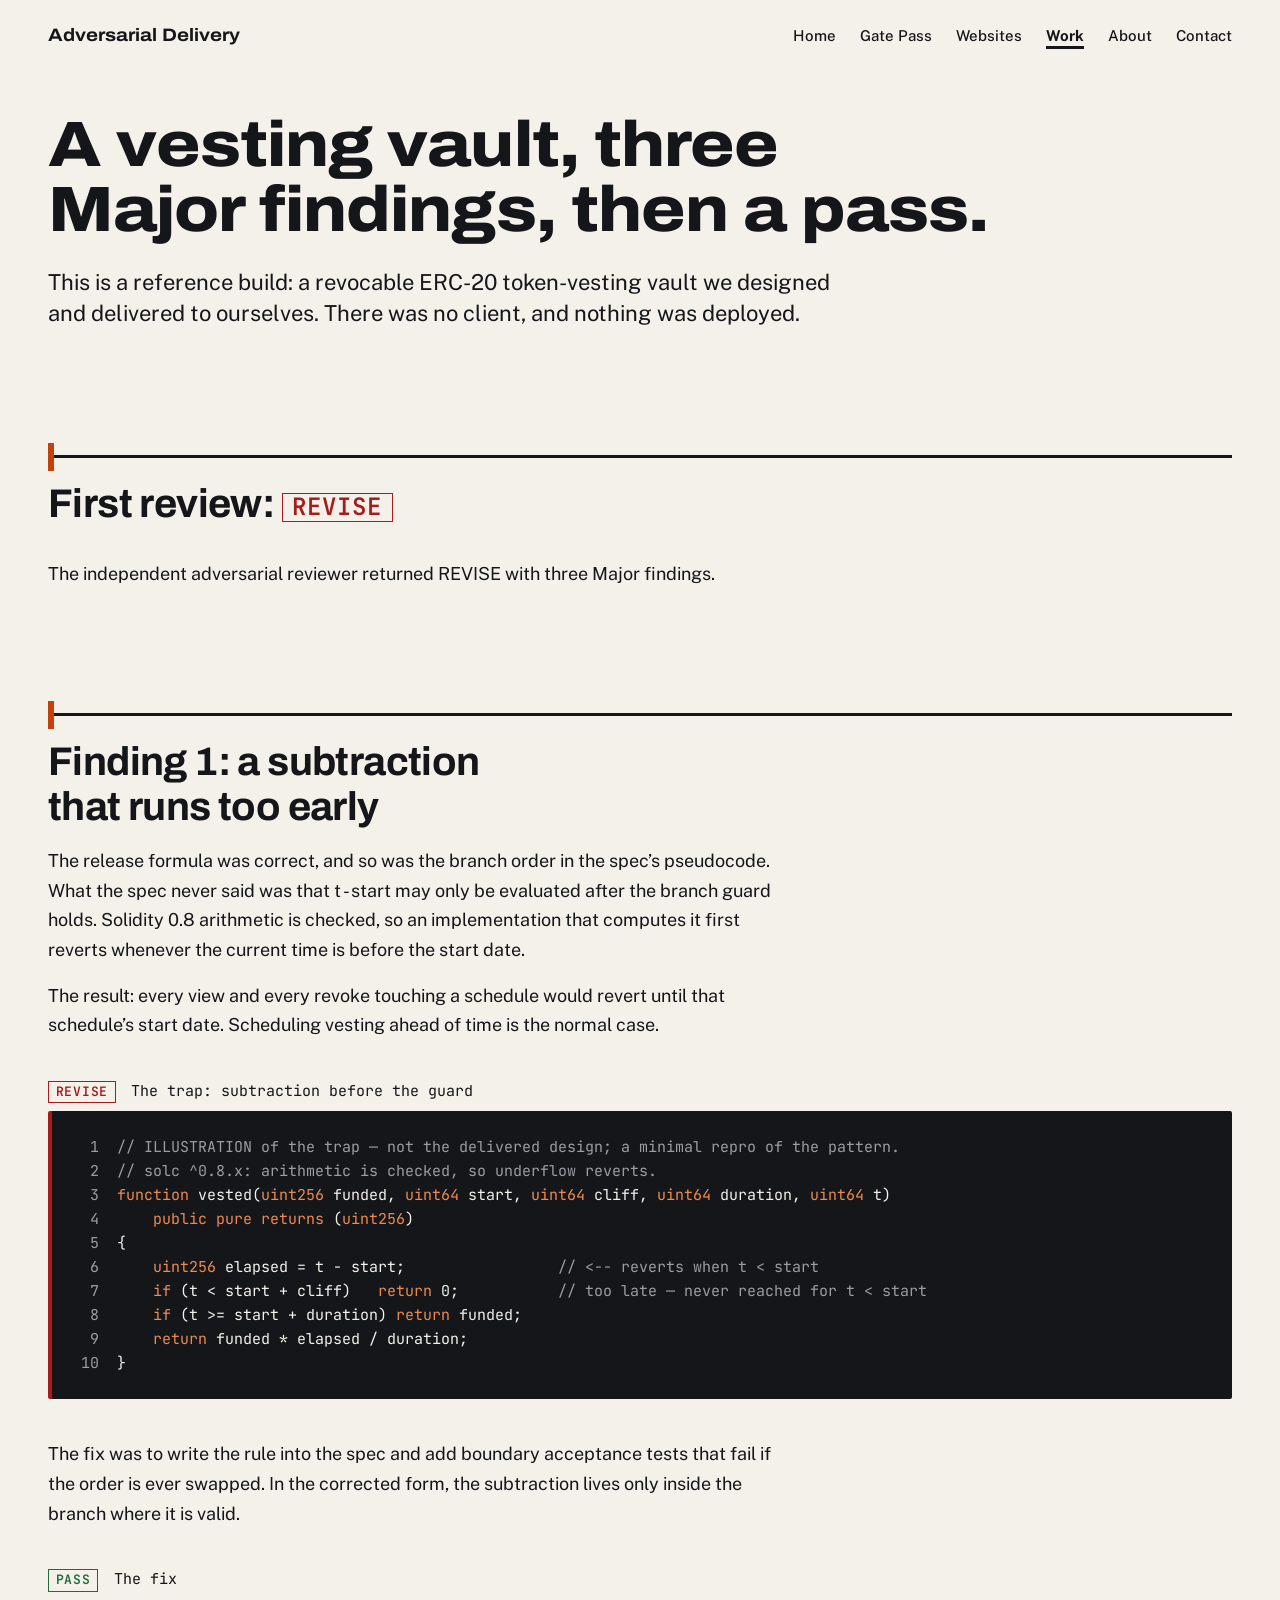
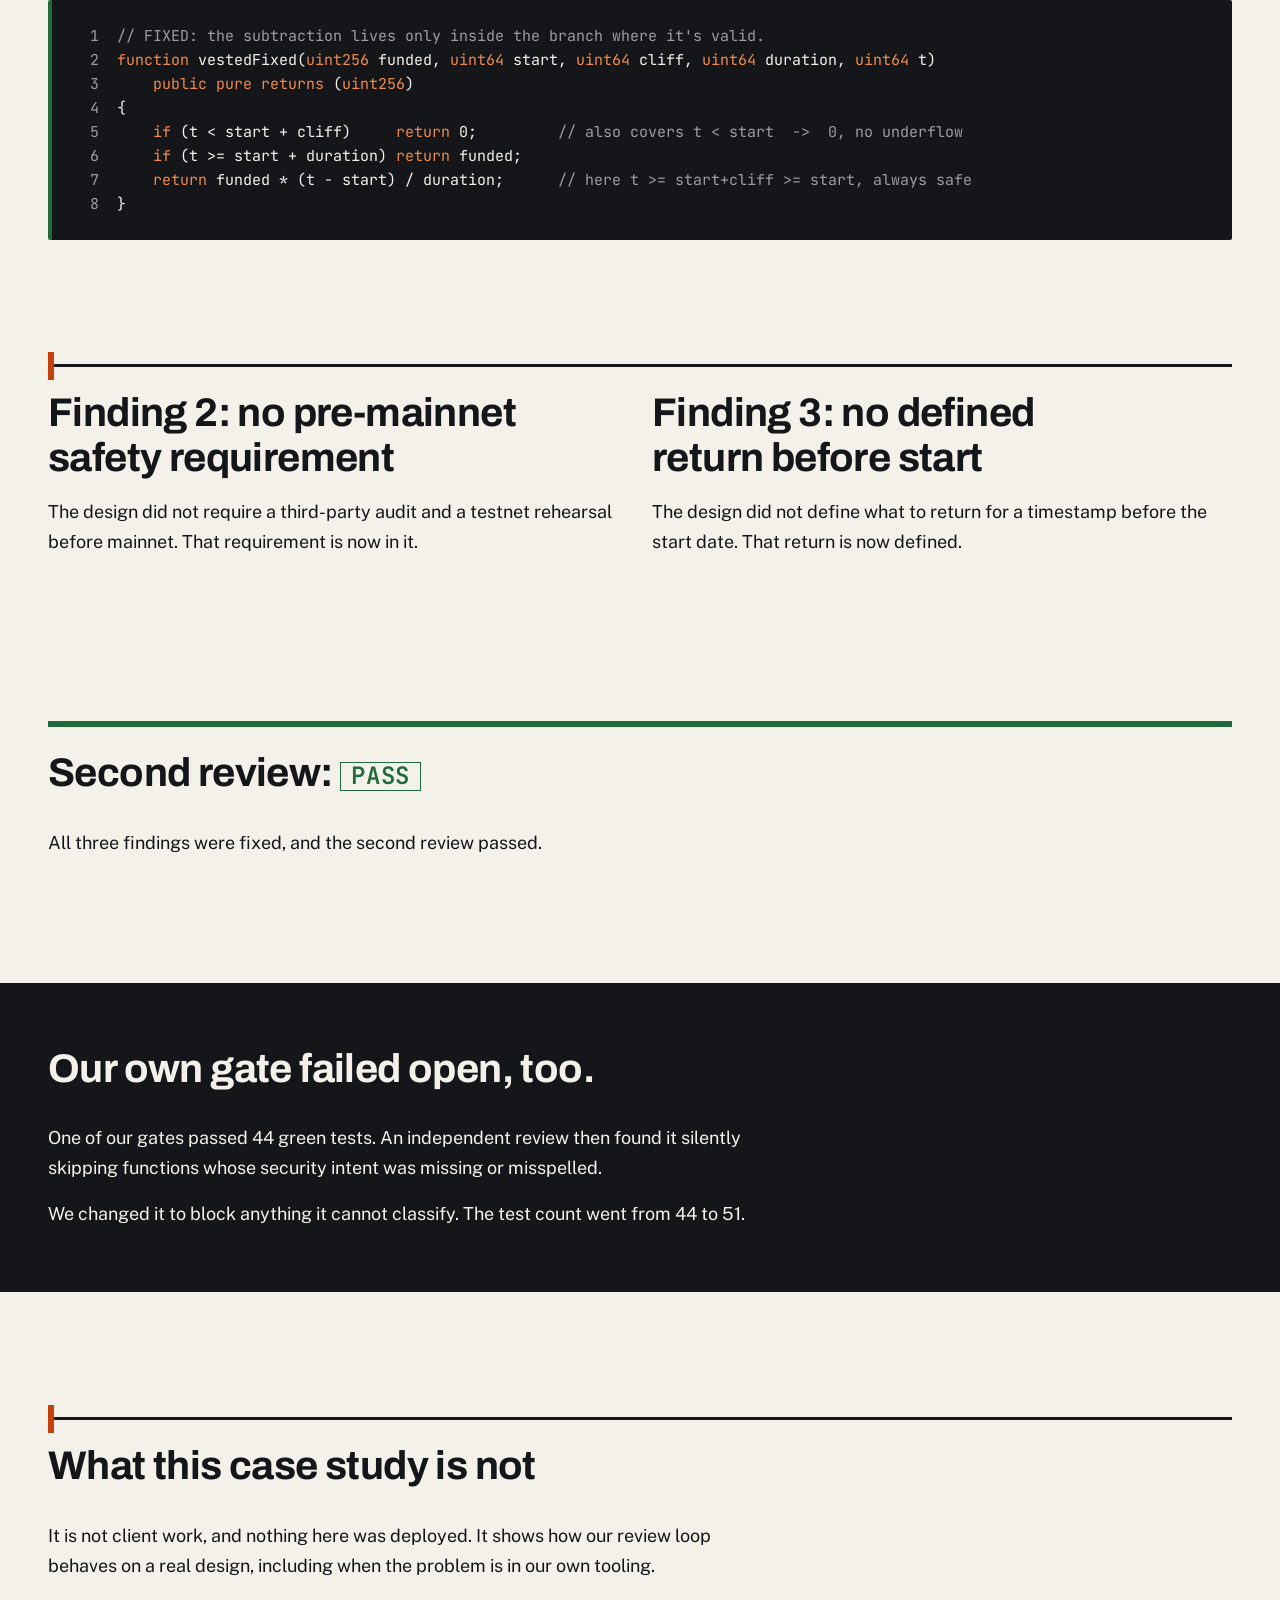
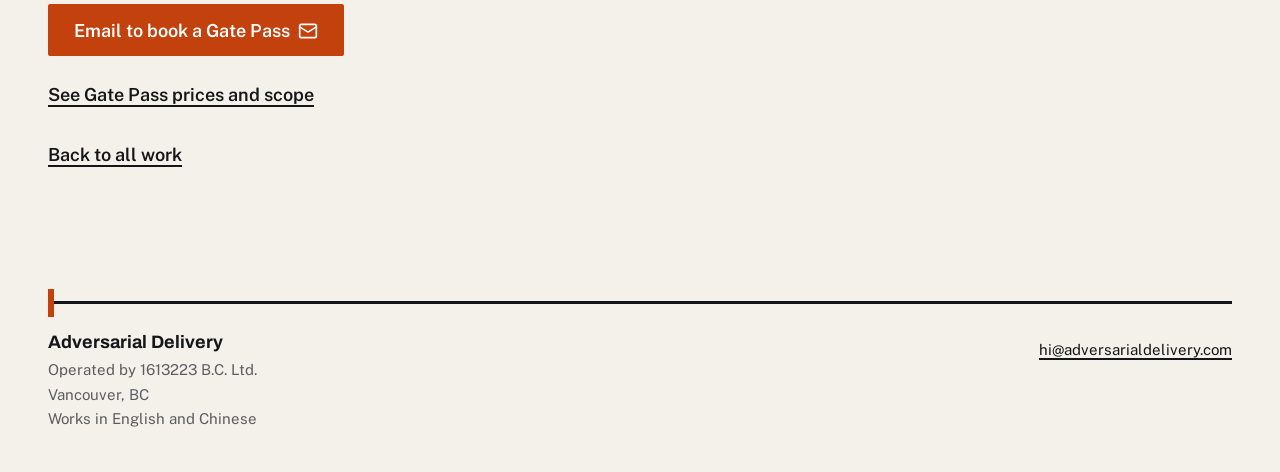
<file: case-study.html>
<!doctype html>
<html lang="en">
<head>
<meta charset="utf-8">
<title>Moved: vesting vault case study</title>
<meta name="robots" content="noindex">
<link rel="canonical" href="https://adversarialdelivery.com/work/vesting-vault/">
<meta http-equiv="refresh" content="0; url=/work/vesting-vault/">
</head>
<body>
<p>This page has moved to <a href="/work/vesting-vault/">the vesting vault case study</a>.</p>
</body>
</html>
</file>
<file: _astro/Base.6c043e83.css>
:root{--color-bg:#f4f1ea;--color-text:#14161a;--color-accent:#c2410c;--color-accent-hover:#9a3412;--color-surface:#eae5da;--color-muted:#5a5d63;--color-line:#c9c2b3;--color-on-accent:#fff;--color-error:#a61b1b;--color-pass:#1f6b3a;--color-code-bg:#14161a;--color-code-text:#f4f1ea;--color-code-comment:#9a9da3;--color-code-keyword:#f08a4b;--font-display:"Archivo Variable", "Arial Narrow", system-ui, sans-serif;--font-body:"Public Sans Variable", system-ui, -apple-system, "Segoe UI", sans-serif;--font-mono:"JetBrains Mono Variable", ui-monospace, "SF Mono", Menlo, monospace;--text-xs:.8125rem;--text-sm:.9375rem;--text-md:1.125rem;--text-lg:1.375rem;--text-xl:clamp(1.75rem, 1.2rem + 2vw, 2.5rem);--text-2xl:clamp(2.75rem, 1.4rem + 5.6vw, 6rem);--text-h1-page:clamp(2.25rem, 1.4rem + 3.4vw, 4rem);--text-code:.9375rem;--text-code-compact:.75rem;--text-nav-compact:.875rem;--text-email-compact:clamp(.9rem, 4.7vw, 1.5rem);--text-lede-compact:1.1875rem;--text-tag:.6em;--text-fig-compact:clamp(3.5rem, 21vw, 5rem);--text-close-compact:clamp(2.25rem, 11vw, 3rem);--text-note:clamp(1.375rem, 1rem + 1.6vw, 2rem);--text-close-wide:clamp(2rem, 1.3rem + 2.8vw, 3.5rem);--color-line-on-dark:#f4f1ea33;--space-1:.5rem;--space-2:1rem;--space-3:1.5rem;--space-4:2.5rem;--space-5:4rem;--space-6:clamp(4.5rem, 3rem + 6vw, 8rem);--radius:2px;--measure:66ch;--rule-heavy:3px;--rule-thin:1px;--page-max:1240px;--page-pad:clamp(20px, 4vw, 48px);--col-gap:24px}@font-face{font-family:Archivo Variable;font-style:normal;font-display:swap;font-weight:100 900;font-stretch:62% 125%;src:url(/_astro/archivo-latin-wdth-normal.901c8fb4.woff2)format("woff2-variations");unicode-range:U+A,U+20,U+21,U+22,U+24,U+25,U+27,U+28,U+29,U+2A,U+2B,U+2C,U+2D,U+2E,U+2F,U+30,U+31,U+32,U+33,U+34,U+35,U+36,U+37,U+38,U+39,U+3A,U+3B,U+3C,U+3D,U+3E,U+3F,U+40,U+41,U+42,U+43,U+44,U+45,U+46,U+47,U+48,U+49,U+4A,U+4B,U+4C,U+4D,U+4E,U+4F,U+50,U+51,U+52,U+53,U+54,U+55,U+56,U+57,U+58,U+59,U+5A,U+5B,U+5D,U+5E,U+5F,U+61,U+62,U+63,U+64,U+65,U+66,U+67,U+68,U+69,U+6A,U+6B,U+6C,U+6D,U+6E,U+6F,U+70,U+71,U+72,U+73,U+74,U+75,U+76,U+77,U+78,U+79,U+7A,U+7B,U+7C,U+7D,U+B7,U+2013,U+2014,U+2019,U+201C,U+201D}@font-face{font-family:Public Sans Variable;font-style:normal;font-display:swap;font-weight:100 900;src:url(/_astro/public-sans-latin-wght-normal.6be96e45.woff2)format("woff2-variations");unicode-range:U+A,U+20,U+21,U+22,U+24,U+25,U+27,U+28,U+29,U+2A,U+2B,U+2C,U+2D,U+2E,U+2F,U+30,U+31,U+32,U+33,U+34,U+35,U+36,U+37,U+38,U+39,U+3A,U+3B,U+3C,U+3D,U+3E,U+3F,U+40,U+41,U+42,U+43,U+44,U+45,U+46,U+47,U+48,U+49,U+4A,U+4B,U+4C,U+4D,U+4E,U+4F,U+50,U+51,U+52,U+53,U+54,U+55,U+56,U+57,U+58,U+59,U+5A,U+5B,U+5D,U+5E,U+5F,U+61,U+62,U+63,U+64,U+65,U+66,U+67,U+68,U+69,U+6A,U+6B,U+6C,U+6D,U+6E,U+6F,U+70,U+71,U+72,U+73,U+74,U+75,U+76,U+77,U+78,U+79,U+7A,U+7B,U+7C,U+7D,U+B7,U+2013,U+2014,U+2019,U+201C,U+201D}@font-face{font-family:JetBrains Mono Variable;font-style:normal;font-display:swap;font-weight:100 800;src:url(/_astro/jetbrains-mono-latin-wght-normal.1de98347.woff2)format("woff2-variations");unicode-range:U+A,U+20,U+21,U+22,U+24,U+25,U+27,U+28,U+29,U+2A,U+2B,U+2C,U+2D,U+2E,U+2F,U+30,U+31,U+32,U+33,U+34,U+35,U+36,U+37,U+38,U+39,U+3A,U+3B,U+3C,U+3D,U+3E,U+3F,U+40,U+41,U+42,U+43,U+44,U+45,U+46,U+47,U+48,U+49,U+4A,U+4B,U+4C,U+4D,U+4E,U+4F,U+50,U+51,U+52,U+53,U+54,U+55,U+56,U+57,U+58,U+59,U+5A,U+5B,U+5D,U+5E,U+5F,U+61,U+62,U+63,U+64,U+65,U+66,U+67,U+68,U+69,U+6A,U+6B,U+6C,U+6D,U+6E,U+6F,U+70,U+71,U+72,U+73,U+74,U+75,U+76,U+77,U+78,U+79,U+7A,U+7B,U+7C,U+7D,U+B7,U+2013,U+2014,U+2019,U+201C,U+201D}*,:before,:after{box-sizing:border-box}html{-webkit-text-size-adjust:100%}code,pre,kbd,samp,.mono-tag,.spec-row .tier,.spec-row .days,.spec-note,.rtag{font-variant-ligatures:none;font-feature-settings:"calt" 0, "liga" 0}body{background:var(--color-bg);color:var(--color-text);font-family:var(--font-body);font-size:var(--text-md);margin:0;font-weight:400;line-height:1.65}h1,h2,h3{font-family:var(--font-display);letter-spacing:-.015em;text-wrap:balance;margin:0}h1{font-weight:800;font-stretch:112%}h2{font-weight:700;font-stretch:100%;font-size:var(--text-xl);line-height:1.12}p{max-width:var(--measure);text-wrap:pretty;margin:0}li{text-wrap:pretty}ul,ol{margin:0;padding:0;list-style:none}.wrap{width:100%;max-width:calc(var(--page-max) + 2 * var(--page-pad));padding-inline:var(--page-pad);margin-inline:auto}.grid{column-gap:var(--col-gap);grid-template-columns:repeat(12,minmax(0,1fr));display:grid}.gate-top{border-top:var(--rule-heavy) solid var(--color-text);position:relative}.gate-top:before{content:"";left:0;top:calc(var(--rule-heavy) / -2 - 14px);background:var(--color-accent);width:6px;height:28px;position:absolute}.section{padding-top:var(--space-3)}.section>h2{margin-bottom:var(--space-2)}.gap-top{margin-top:var(--space-6)}.stack>*+*{margin-top:var(--space-2)}a{color:var(--color-text);text-underline-offset:.2em;text-decoration-line:underline;text-decoration-thickness:1.5px;transition:text-decoration-color .12s ease-out,color .12s ease-out}a:hover{color:var(--color-accent)}:focus-visible{outline:3px solid var(--color-text);outline-offset:3px}.btn{justify-content:center;align-items:center;gap:var(--space-1);min-height:52px;padding:0 var(--space-3);border-radius:var(--radius);font-family:var(--font-body);font-weight:600;font-size:var(--text-md);line-height:1.2;text-decoration:none;transition:background-color .12s ease-out,color .12s ease-out;display:inline-flex}.btn-primary{background:var(--color-accent);color:var(--color-on-accent);border:2px solid var(--color-accent)}.btn-primary:hover,.btn-primary:active{background:var(--color-accent-hover);border-color:var(--color-accent-hover);color:var(--color-on-accent)}.btn-secondary{color:var(--color-text);border:2px solid var(--color-text);background:0 0}.btn-secondary:hover{background:var(--color-text);color:var(--color-bg)}.btn-icon{margin-left:var(--space-1);vertical-align:-4px;flex:none}.btn span{text-align:center}.btn .nw{white-space:nowrap}.actions{gap:var(--space-2);flex-wrap:wrap;display:flex}.mono-tag{font-family:var(--font-mono);font-size:var(--text-xs);text-transform:uppercase;letter-spacing:.06em;font-weight:600}@media (width<=759px){.actions{flex-flow:column}.actions .btn{width:100%;padding-block:var(--space-1);padding-inline:var(--space-2)}}.link-row{align-items:center;min-height:44px;font-weight:600;display:inline-flex}@media (prefers-reduced-motion:reduce){*{scroll-behavior:auto!important;transition-duration:0s!important;animation:none!important}}.page-head{padding-top:var(--space-4)}.page-head h1{font-size:var(--text-h1-page);max-width:16em;line-height:1.02}.page-head .lede{margin-top:var(--space-3);font-size:var(--text-lg);max-width:36em;line-height:1.45}.row-actions,.stack>.actions{margin-top:var(--space-3)}.prose{max-width:var(--measure)}.plain-rows li{max-width:var(--measure);padding:var(--space-1) 0;border-top:var(--rule-thin) solid var(--color-line)}.plain-rows li:last-child{border-bottom:var(--rule-thin) solid var(--color-line)}.spec-rows{margin-top:var(--space-3);border-top:var(--rule-thin) solid var(--color-line);font-variant-numeric:tabular-nums}.spec-row{gap:var(--space-2);padding:var(--space-2);border-bottom:var(--rule-thin) solid var(--color-line);background:var(--color-surface);grid-template-columns:3rem 14rem minmax(0,1fr) 12rem;align-items:baseline;display:grid}.spec-row:nth-child(2n){background:var(--color-bg)}.spec-row .tier{font-family:var(--font-mono);font-weight:600}.spec-row .price{font-family:var(--font-display);font-weight:800;font-stretch:112%;font-size:var(--text-lg);line-height:1.2}.spec-row .days{font-family:var(--font-mono);font-weight:600;font-size:var(--text-sm);text-align:right;white-space:nowrap}.spec-row .range{font-size:var(--text-md)}.spec-note{font-family:var(--font-mono);font-size:var(--text-sm);display:block}.after-rows{margin-top:var(--space-3)}.not-line{margin-top:var(--space-3);padding-left:var(--space-2);border-left:4px solid var(--color-text);font-weight:600}@media (width<=759px){.spec-row{grid-template-columns:1fr;gap:2px}.spec-row .days{text-align:left}.spec-row .tier{font-size:var(--text-md);line-height:1.3}}.email-block{margin-top:var(--space-4);padding:var(--space-4) var(--space-3);background:var(--color-surface);border-left:6px solid var(--color-accent);white-space:nowrap;max-width:none;font-family:var(--font-display);font-weight:700;font-size:var(--text-xl);user-select:all;line-height:1.15}@media (width<=759px){.email-block{font-size:var(--text-email-compact);padding:var(--space-3) var(--space-2)}}.stacked-actions{width:100%;margin-top:var(--space-3);flex-flow:column;align-items:stretch}@media (width>=760px){.stacked-actions{flex-flow:wrap}.stacked-actions .btn{flex:1 1 0}}.case .narrow{max-width:var(--measure)}.case .section>*{min-width:0}.case .wide,.case .after-code{margin-top:var(--space-4)}@media (width>=760px){.case .section{column-gap:var(--col-gap);grid-template-columns:repeat(12,minmax(0,1fr));display:grid}.case .section>*{grid-column:1/span 8}.case .section>.wide{grid-column:1/-1;min-width:0}}.rtag{font-family:var(--font-mono);font-weight:600;font-size:var(--text-tag);letter-spacing:.04em;vertical-align:.1em;border:1.5px solid;padding:0 .4em;display:inline-block}.rtag-revise{color:var(--color-error)}.rtag-pass{color:var(--color-pass)}.duo{row-gap:var(--space-5)}.duo-a{grid-column:1/span 6}.duo-b{grid-column:7/span 6}@media (width<=759px){.duo{display:block}.duo-b{margin-top:var(--space-5)}}.split{column-gap:var(--col-gap);grid-template-columns:repeat(12,minmax(0,1fr));align-items:start;display:grid}.split>h2{grid-column:1/span 4;margin-bottom:0}.split>:not(h2){grid-column:6/span 7;min-width:0}.band-dark{background:var(--color-code-bg);color:var(--color-code-text);padding-block:var(--space-5)}.band-dark a{color:inherit}.band-dark :focus-visible{outline-color:var(--color-code-text)}.band-dark .section{padding-top:0}.band-surface{background:var(--color-surface);border-top:var(--rule-heavy) solid var(--color-text);padding-block:var(--space-5)}.track-rows{counter-reset:row;--node-c:calc(.95em + 6px);position:relative}.track-rows li{background:linear-gradient(var(--color-text), var(--color-text)) no-repeat 5px 0 / var(--rule-heavy) 100%;counter-increment:row;max-width:var(--measure);padding:var(--space-1) 0 var(--space-2) 72px;position:relative}.track-rows li:before{content:counter(row, decimal-leading-zero);font-family:var(--font-mono);font-weight:600;font-size:var(--text-xs);letter-spacing:.06em;position:absolute;top:.7em;left:28px}.track-rows li:first-child{background-position:5px var(--node-c);background-size:var(--rule-heavy) calc(100% - var(--node-c))}.track-rows li:last-child{background-position:5px 0;background-size:var(--rule-heavy) var(--node-c)}.track-rows li:only-child{background:0 0}.track-rows li:after{content:"";background:var(--color-text);width:12px;height:12px;position:absolute;top:.95em;left:0}@media (width<=759px){.split{display:block}.split>h2{margin-bottom:var(--space-2)}.band-dark,.band-surface{padding-block:var(--space-4)}.track-rows li{padding-left:56px}.track-rows li:before{left:24px}}@media (width>=760px){.track-h{margin-top:var(--space-4);grid-template-columns:repeat(5,minmax(0,1fr));display:grid}.split>.track-h{grid-column:1/-1}.track-rows.track-h li,.track-rows.track-h li:first-child{max-width:none;padding:52px var(--space-3) 0 0;background-position:6px 4px;background-size:100% var(--rule-heavy)}.track-rows.track-h li:last-child{background:0 0}.track-h li:before{top:22px;left:0}.track-h li:after{top:0;left:0}}.split.split-top{row-gap:var(--space-3)}@media (width>=760px){.split.split-top>h2{grid-column:1/span 8}}.big-fig{font-family:var(--font-display);font-weight:800;font-stretch:112%;font-size:var(--text-2xl);color:var(--color-text);line-height:1;display:block}@media (width>=760px){.split>.big-fig{margin-top:var(--space-4);grid-area:2/1/auto/span 4;align-self:end;margin-bottom:-.1em}.split>.span-2{grid-row:1/span 2}}@media (width<=759px){.big-fig{margin-top:var(--space-3);font-size:var(--text-fig-compact)}}.mini-rail{height:72px;margin-top:var(--space-4);position:relative;overflow:hidden}.mini-rail .line{height:var(--rule-heavy);background:var(--color-code-text);position:absolute;bottom:0;left:0;right:0}.mini-rail .gate{background:var(--color-accent);width:10px;height:60px;position:absolute;bottom:0;left:66%}.mini-rail .sq{bottom:var(--rule-heavy);width:20px;height:20px;position:absolute}.mini-rail .sq-solid{background:var(--color-code-text);left:12%}.mini-rail .arc{width:calc(54% - 10px);height:36px;position:absolute;bottom:26px;left:calc(12% + 10px);overflow:visible}.mini-rail .arc path{fill:none;stroke:var(--color-code-text);stroke-width:2px;stroke-dasharray:5 5;vector-effect:non-scaling-stroke;opacity:.8}.mini-rail .head{border:7px solid #0000;border-top:11px solid var(--color-code-text);border-bottom:0;position:absolute;bottom:26px;left:calc(12% + 2px)}.page-close .actions{align-items:center}.page-close .link-row{margin-left:var(--space-2)}@media (width<=759px){.page-close .link-row{margin-left:0}}.close-wide>h2{font-size:var(--text-close-wide);max-width:none;margin-bottom:var(--space-4);line-height:1}.close-cols{column-gap:var(--col-gap);grid-template-columns:repeat(3,minmax(0,1fr));display:grid}.close-cols p{padding-top:var(--space-2);border-top:var(--rule-thin) solid var(--color-text);margin:0}.close-foot{align-items:center;gap:var(--space-2) var(--space-3);margin-top:var(--space-4);flex-wrap:wrap;display:flex}.close-foot p{margin:0}.close-strip{column-gap:var(--col-gap);grid-template-columns:minmax(0,7fr) minmax(0,5fr);align-items:end;display:grid}.close-strip-text>p{margin-top:var(--space-2);max-width:var(--measure)}.close-strip-act{align-items:flex-start;gap:var(--space-1);flex-direction:column;display:flex}.close-strip-act p{margin:0}.close-note{row-gap:var(--space-2);grid-template-columns:minmax(0,1fr);display:grid}.close-note>*{margin:0}.close-note .note-text{font-family:var(--font-display);font-weight:600;font-size:var(--text-note);max-width:28em;padding-left:var(--space-3);border-left:6px solid var(--color-accent);line-height:1.25}@media (width<=759px){.close-wide>h2{font-size:var(--text-close-wide);margin-bottom:var(--space-3)}.close-cols{row-gap:var(--space-2);grid-template-columns:minmax(0,1fr)}.close-foot{display:block}.close-foot p{margin-top:var(--space-1)}.close-strip{display:block}.close-strip-act{margin-top:var(--space-3);align-items:stretch}.close-note .note-text{padding-left:var(--space-2)}.page-close .actions{align-items:stretch}.page-close .link-row{align-self:flex-start}}body.page-fill{flex-direction:column;min-height:100dvh;display:flex}body.page-fill>main{flex:1 0 auto}.bar[data-astro-cid-nen7h5rs]{justify-content:space-between;align-items:center;column-gap:var(--space-4);flex-wrap:wrap;row-gap:0;min-height:72px;display:flex}.brand[data-astro-cid-nen7h5rs]{font-family:var(--font-display);font-weight:700;font-stretch:112%;font-size:var(--text-md);color:var(--color-text);align-items:center;min-height:44px;text-decoration:none;display:inline-flex}.brand[data-astro-cid-nen7h5rs]:hover,.brand[data-astro-cid-nen7h5rs]:focus-visible{text-underline-offset:.2em;text-decoration:underline 1.5px}nav[data-astro-cid-nen7h5rs]{column-gap:var(--space-3);flex-wrap:wrap;display:flex}nav[data-astro-cid-nen7h5rs] a[data-astro-cid-nen7h5rs]{min-height:44px;color:var(--color-text);font-weight:500;font-size:var(--text-sm);align-items:center;text-decoration:none;display:inline-flex}nav[data-astro-cid-nen7h5rs] a[data-astro-cid-nen7h5rs]:hover{text-underline-offset:.2em;text-decoration:underline 1.5px}nav[data-astro-cid-nen7h5rs] a[data-astro-cid-nen7h5rs][aria-current]{text-decoration:underline;text-decoration-thickness:var(--rule-heavy);text-underline-offset:.3em;font-weight:700}@media (width<=759px){.bar[data-astro-cid-nen7h5rs]{padding-top:var(--space-1);row-gap:0;padding-bottom:0}.brand[data-astro-cid-nen7h5rs]{min-height:40px}nav[data-astro-cid-nen7h5rs]{scrollbar-width:none;flex-wrap:nowrap;flex:0 0 100%;column-gap:14px;overflow-x:auto}nav[data-astro-cid-nen7h5rs]::-webkit-scrollbar{display:none}nav[data-astro-cid-nen7h5rs] a[data-astro-cid-nen7h5rs]{white-space:nowrap;font-size:var(--text-nav-compact);flex:none}nav[data-astro-cid-nen7h5rs] a[data-astro-cid-nen7h5rs].nav-home{display:none}}.site-footer[data-astro-cid-jo6i4kqk]{margin-top:var(--space-6);padding-bottom:var(--space-4)}.foot[data-astro-cid-jo6i4kqk]{padding-top:var(--space-3);justify-content:space-between;gap:var(--space-3);font-size:var(--text-sm);flex-wrap:wrap;display:flex}p[data-astro-cid-jo6i4kqk]{margin:0}.name[data-astro-cid-jo6i4kqk]{font-family:var(--font-display);font-weight:700;font-size:var(--text-md)}.line[data-astro-cid-jo6i4kqk]{color:var(--color-muted)}a[data-astro-cid-jo6i4kqk]{min-height:44px;color:var(--color-text);text-underline-offset:.2em;align-items:center;display:inline-flex}a[data-astro-cid-jo6i4kqk]:hover{color:var(--color-accent)}
</file>
<file: _astro/index.07c47fac.css>
.hero[data-astro-cid-lcdefpme]{padding-top:var(--space-4)}.hero[data-astro-cid-lcdefpme] h1[data-astro-cid-lcdefpme]{font-size:var(--text-2xl);max-width:11em;line-height:.98}.lede[data-astro-cid-lcdefpme]{margin-top:var(--space-3);font-size:var(--text-lg);max-width:30em;line-height:1.45}.hero[data-astro-cid-lcdefpme] .actions[data-astro-cid-lcdefpme]{margin-top:var(--space-4)}.rail[data-astro-cid-lcdefpme]{--gate-x:64%;--h:clamp(150px, 24vh, 230px);--gate-h:calc(var(--h) * .82);--arc-h:calc(var(--h) * .56);--sq:22px;height:var(--h);margin-top:var(--space-3);position:relative;overflow:hidden}.rail-line[data-astro-cid-lcdefpme]{height:var(--rule-heavy);background:var(--color-text);position:absolute;bottom:0;left:0;right:0}.rail-gate[data-astro-cid-lcdefpme]{left:var(--gate-x);width:10px;height:var(--gate-h);background:var(--color-accent);position:absolute;bottom:0}.rail-arc[data-astro-cid-lcdefpme]{left:calc(12% + var(--sq) / 2);width:calc(var(--gate-x) - 12% - var(--sq) / 2);bottom:calc(var(--sq) + 6px);height:var(--arc-h);position:absolute;overflow:visible}.rail-arc[data-astro-cid-lcdefpme] path[data-astro-cid-lcdefpme]{fill:none;stroke:var(--color-text);stroke-width:2px;stroke-dasharray:5 5;vector-effect:non-scaling-stroke}.rail-head[data-astro-cid-lcdefpme]{left:calc(12% + var(--sq) / 2 - 8px);bottom:calc(var(--sq) + 6px);border:8px solid #0000;border-top:12px solid var(--color-text);border-bottom:0;position:absolute}.sq[data-astro-cid-lcdefpme]{width:var(--sq);height:var(--sq);background:var(--color-text);bottom:var(--rule-heavy);position:absolute}.sq-ghost[data-astro-cid-lcdefpme]{left:12%;bottom:var(--rule-heavy);width:var(--sq);height:var(--sq);border:2px dashed var(--color-text);position:absolute}.sq-a[data-astro-cid-lcdefpme]{left:12%}.sq-b[data-astro-cid-lcdefpme]{left:90%}.rl[data-astro-cid-lcdefpme]{white-space:nowrap;line-height:1;position:absolute}.rl-revise[data-astro-cid-lcdefpme]{left:calc((12% + var(--gate-x)) / 2);bottom:calc(var(--sq) + 6px + var(--arc-h) * .3);color:var(--color-error);transform:translate(-50%)}.rl-gate[data-astro-cid-lcdefpme]{left:calc(var(--gate-x) + 5px);bottom:calc(var(--gate-h) + 6px);color:var(--color-accent);transform:translate(-50%)}.rl-pass[data-astro-cid-lcdefpme]{left:calc(var(--gate-x) + 22px);color:var(--color-pass);bottom:8px}@media (prefers-reduced-motion:no-preference){.sq-a[data-astro-cid-lcdefpme]{animation:2.4s cubic-bezier(.2,.7,.2,1) both bounce}.sq-b[data-astro-cid-lcdefpme]{animation:2.2s cubic-bezier(.2,.7,.2,1) .2s both pass}}@keyframes bounce{0%{left:12%;bottom:var(--rule-heavy)}40%{left:calc(var(--gate-x) - var(--sq));bottom:var(--rule-heavy)}70%{left:calc((12% + var(--gate-x)) / 2);bottom:var(--arc-h)}to{left:12%;bottom:var(--rule-heavy)}}@keyframes pass{0%{left:4%}to{left:90%}}@media (width<=759px){.hero[data-astro-cid-lcdefpme] h1[data-astro-cid-lcdefpme]{max-width:none}.lede[data-astro-cid-lcdefpme]{font-size:var(--text-lede-compact)}.rail[data-astro-cid-lcdefpme]{--gate-x:78%;--h:150px;--gate-h:130px;--arc-h:84px;--sq:18px;margin-top:var(--space-4)}.sq-b[data-astro-cid-lcdefpme]{display:none}.rl-pass[data-astro-cid-lcdefpme]{left:calc(var(--gate-x) + 18px);bottom:8px;transform:none}}.c-left[data-astro-cid-lcdefpme] h2[data-astro-cid-lcdefpme],.fail-text[data-astro-cid-lcdefpme] h2[data-astro-cid-lcdefpme],.band[data-astro-cid-lcdefpme] h2[data-astro-cid-lcdefpme]{margin-bottom:var(--space-3)}.lead[data-astro-cid-lcdefpme]{font-size:var(--text-lg);line-height:1.45}.c-left[data-astro-cid-lcdefpme]{grid-column:1/span 4}.c-right[data-astro-cid-lcdefpme]{grid-column:6/span 7}.two[data-astro-cid-lcdefpme]{row-gap:var(--space-3)}.steps[data-astro-cid-lcdefpme]{padding-right:64px;position:relative}.steps[data-astro-cid-lcdefpme] ol[data-astro-cid-lcdefpme]{counter-reset:step;padding-left:0;position:relative}.steps[data-astro-cid-lcdefpme] ol[data-astro-cid-lcdefpme]:before{content:"";width:var(--rule-heavy);background:var(--color-text);position:absolute;top:.9em;bottom:.9em;left:5px}.steps[data-astro-cid-lcdefpme] li[data-astro-cid-lcdefpme]{counter-increment:step;padding:0 0 var(--space-3) 84px;position:relative}.steps[data-astro-cid-lcdefpme] li[data-astro-cid-lcdefpme]:last-child{padding-bottom:0}.steps[data-astro-cid-lcdefpme] li[data-astro-cid-lcdefpme]:before{content:counter(step, decimal-leading-zero);font-family:var(--font-mono);font-weight:600;font-size:var(--text-xs);letter-spacing:.06em;position:absolute;top:.25em;left:32px}.steps[data-astro-cid-lcdefpme] li[data-astro-cid-lcdefpme]:after{content:"";background:var(--color-text);width:12px;height:12px;position:absolute;top:.5em;left:0}.steps[data-astro-cid-lcdefpme] li[data-astro-cid-lcdefpme]:nth-child(4):after{background:var(--color-accent);width:6px;height:28px;top:.1em;left:3px}.loop-arc[data-astro-cid-lcdefpme]{width:44px;height:calc(100% - 2em);position:absolute;top:1em;bottom:1em;right:0;overflow:visible}.loop-arc[data-astro-cid-lcdefpme] path[data-astro-cid-lcdefpme]{fill:none;stroke:var(--color-text);stroke-width:1.5px;stroke-dasharray:4 4;vector-effect:non-scaling-stroke}.loop-head[data-astro-cid-lcdefpme]{border:5px solid #0000;border-right:8px solid var(--color-text);border-left:0;position:absolute;top:calc(1em - 5px);right:36px}.after[data-astro-cid-lcdefpme]{margin-top:var(--space-4)}.specs[data-astro-cid-lcdefpme]{margin-top:var(--space-2)}.gate-row[data-astro-cid-lcdefpme]{padding:var(--space-3) 0;border-top:var(--rule-thin) solid var(--color-line)}.gate-row[data-astro-cid-lcdefpme]:last-child{border-bottom:var(--rule-thin) solid var(--color-line)}.gate-row[data-astro-cid-lcdefpme] .mono-tag[data-astro-cid-lcdefpme]{margin-bottom:var(--space-1);display:block}.gbody[data-astro-cid-lcdefpme]>p[data-astro-cid-lcdefpme]+[data-astro-cid-lcdefpme]{margin-top:var(--space-2)}.redlines[data-astro-cid-lcdefpme]+p[data-astro-cid-lcdefpme]{margin-top:var(--space-3)}@media (width>=760px){.gate-row[data-astro-cid-lcdefpme]{column-gap:var(--col-gap);padding:var(--space-4) 0;grid-template-columns:repeat(12,1fr);display:grid}.gate-row[data-astro-cid-lcdefpme] .mono-tag[data-astro-cid-lcdefpme]{grid-column:1/span 5;margin-bottom:0}.gate-row[data-astro-cid-lcdefpme] .gbody[data-astro-cid-lcdefpme]{grid-column:6/span 7}.gbody[data-astro-cid-lcdefpme] .redlines[data-astro-cid-lcdefpme]{column-gap:var(--space-2);row-gap:var(--space-2);margin-top:var(--space-3);grid-template-columns:repeat(3,minmax(0,1fr));display:grid}.gbody[data-astro-cid-lcdefpme] .redlines[data-astro-cid-lcdefpme] li[data-astro-cid-lcdefpme]{padding:28px 0 var(--space-1);border-top:var(--rule-heavy) solid var(--color-text);border-bottom:0}.gbody[data-astro-cid-lcdefpme] .redlines[data-astro-cid-lcdefpme] li[data-astro-cid-lcdefpme]:before{margin-top:0;top:0}}.redlines[data-astro-cid-lcdefpme] li[data-astro-cid-lcdefpme]{border-top:var(--rule-thin) solid var(--color-line);padding:.4em 0 .4em 28px;font-weight:600;position:relative}@media (width<=759px){.redlines[data-astro-cid-lcdefpme] li[data-astro-cid-lcdefpme]:last-child{border-bottom:var(--rule-thin) solid var(--color-line)}}.redlines[data-astro-cid-lcdefpme] li[data-astro-cid-lcdefpme]:before{content:"";background:var(--color-accent);width:6px;height:18px;margin-top:-9px;position:absolute;top:50%;left:0}@media (width>=1240px){.gbody[data-astro-cid-lcdefpme] .redlines[data-astro-cid-lcdefpme]{grid-template-columns:repeat(5,minmax(0,1fr))}}.band[data-astro-cid-lcdefpme]{background:var(--color-code-bg);color:var(--color-code-text);padding-block:var(--space-6)}.band[data-astro-cid-lcdefpme] h2[data-astro-cid-lcdefpme]{font-size:calc(var(--text-2xl) * .7);max-width:12em;line-height:1}.band-intro[data-astro-cid-lcdefpme]{font-size:var(--text-lg);margin-top:0;line-height:1.45}.limits[data-astro-cid-lcdefpme]{margin-top:var(--space-4);max-width:var(--measure)}.limits[data-astro-cid-lcdefpme] li[data-astro-cid-lcdefpme]{gap:var(--space-2);padding:var(--space-2) 0;border-top:var(--rule-thin) solid var(--color-line-on-dark);display:flex}.limits[data-astro-cid-lcdefpme] li[data-astro-cid-lcdefpme]:last-child{border-bottom:var(--rule-thin) solid var(--color-line-on-dark)}.limits[data-astro-cid-lcdefpme] svg[data-astro-cid-lcdefpme]{flex:none;margin-top:.35em}.band[data-astro-cid-lcdefpme] [data-astro-cid-lcdefpme]:focus-visible{outline-color:var(--color-code-text)}.failed[data-astro-cid-lcdefpme]{align-items:start;row-gap:var(--space-3)}.fig[data-astro-cid-lcdefpme]{font-family:var(--font-display);font-weight:800;font-stretch:112%;font-size:var(--text-2xl);flex-wrap:wrap;grid-column:1/span 5;gap:0 .2em;line-height:1;display:flex}.fig[data-astro-cid-lcdefpme] .arrow[data-astro-cid-lcdefpme]{color:var(--color-accent);flex:none;align-self:center;width:.9em;height:.45em}.fail-text[data-astro-cid-lcdefpme]{grid-column:7/span 6}.fail-text[data-astro-cid-lcdefpme] p[data-astro-cid-lcdefpme]{margin-top:var(--space-2)}.pair[data-astro-cid-lcdefpme]{row-gap:var(--space-5)}.pair-a[data-astro-cid-lcdefpme]{grid-column:1/span 6}.pair-b[data-astro-cid-lcdefpme]{grid-column:7/span 6}.pair[data-astro-cid-lcdefpme] .stack[data-astro-cid-lcdefpme]>[data-astro-cid-lcdefpme]+[data-astro-cid-lcdefpme]{margin-top:var(--space-2)}.pair[data-astro-cid-lcdefpme] .link-row[data-astro-cid-lcdefpme]+.link-row[data-astro-cid-lcdefpme]{margin-top:0}.pair[data-astro-cid-lcdefpme] .stack[data-astro-cid-lcdefpme]>p[data-astro-cid-lcdefpme]:has(>.link-row){margin-top:var(--space-1)}.pair[data-astro-cid-lcdefpme] .stack[data-astro-cid-lcdefpme]>p[data-astro-cid-lcdefpme]:has(>.link-row)+p[data-astro-cid-lcdefpme]:has(>.link-row){margin-top:0}.close[data-astro-cid-lcdefpme]{background:var(--color-surface);border-top:var(--rule-heavy) solid var(--color-text);padding-block:var(--space-6);margin-bottom:0}.close[data-astro-cid-lcdefpme] h2[data-astro-cid-lcdefpme]{font-size:var(--text-2xl);max-width:10em;margin-bottom:var(--space-3);font-weight:800;font-stretch:112%;line-height:.98}.open-text[data-astro-cid-lcdefpme]{margin-bottom:var(--space-4);font-size:var(--text-lg);line-height:1.45}@media (width<=759px){.grid[data-astro-cid-lcdefpme]{display:block}.c-right[data-astro-cid-lcdefpme],.c-left[data-astro-cid-lcdefpme]{grid-column:auto}.c-right[data-astro-cid-lcdefpme]{margin-top:var(--space-4)}.steps[data-astro-cid-lcdefpme]{padding-right:36px}.steps[data-astro-cid-lcdefpme] li[data-astro-cid-lcdefpme]{padding-left:72px}.steps[data-astro-cid-lcdefpme] li[data-astro-cid-lcdefpme]:before{left:28px}.loop-arc[data-astro-cid-lcdefpme]{width:24px}.loop-head[data-astro-cid-lcdefpme]{right:16px}.fig[data-astro-cid-lcdefpme]{font-size:var(--text-fig-compact);padding-bottom:var(--space-2);border-bottom:var(--rule-thin) solid var(--color-line);flex-wrap:nowrap;align-items:center}.fail-text[data-astro-cid-lcdefpme]{margin-top:var(--space-2)}.fail-text[data-astro-cid-lcdefpme] h2[data-astro-cid-lcdefpme]{margin-bottom:var(--space-2)}.close[data-astro-cid-lcdefpme] h2[data-astro-cid-lcdefpme]{font-size:var(--text-close-compact)}.pair-b[data-astro-cid-lcdefpme]{margin-top:var(--space-5)}.band[data-astro-cid-lcdefpme] h2[data-astro-cid-lcdefpme]{font-size:var(--text-xl)}}
</file>
